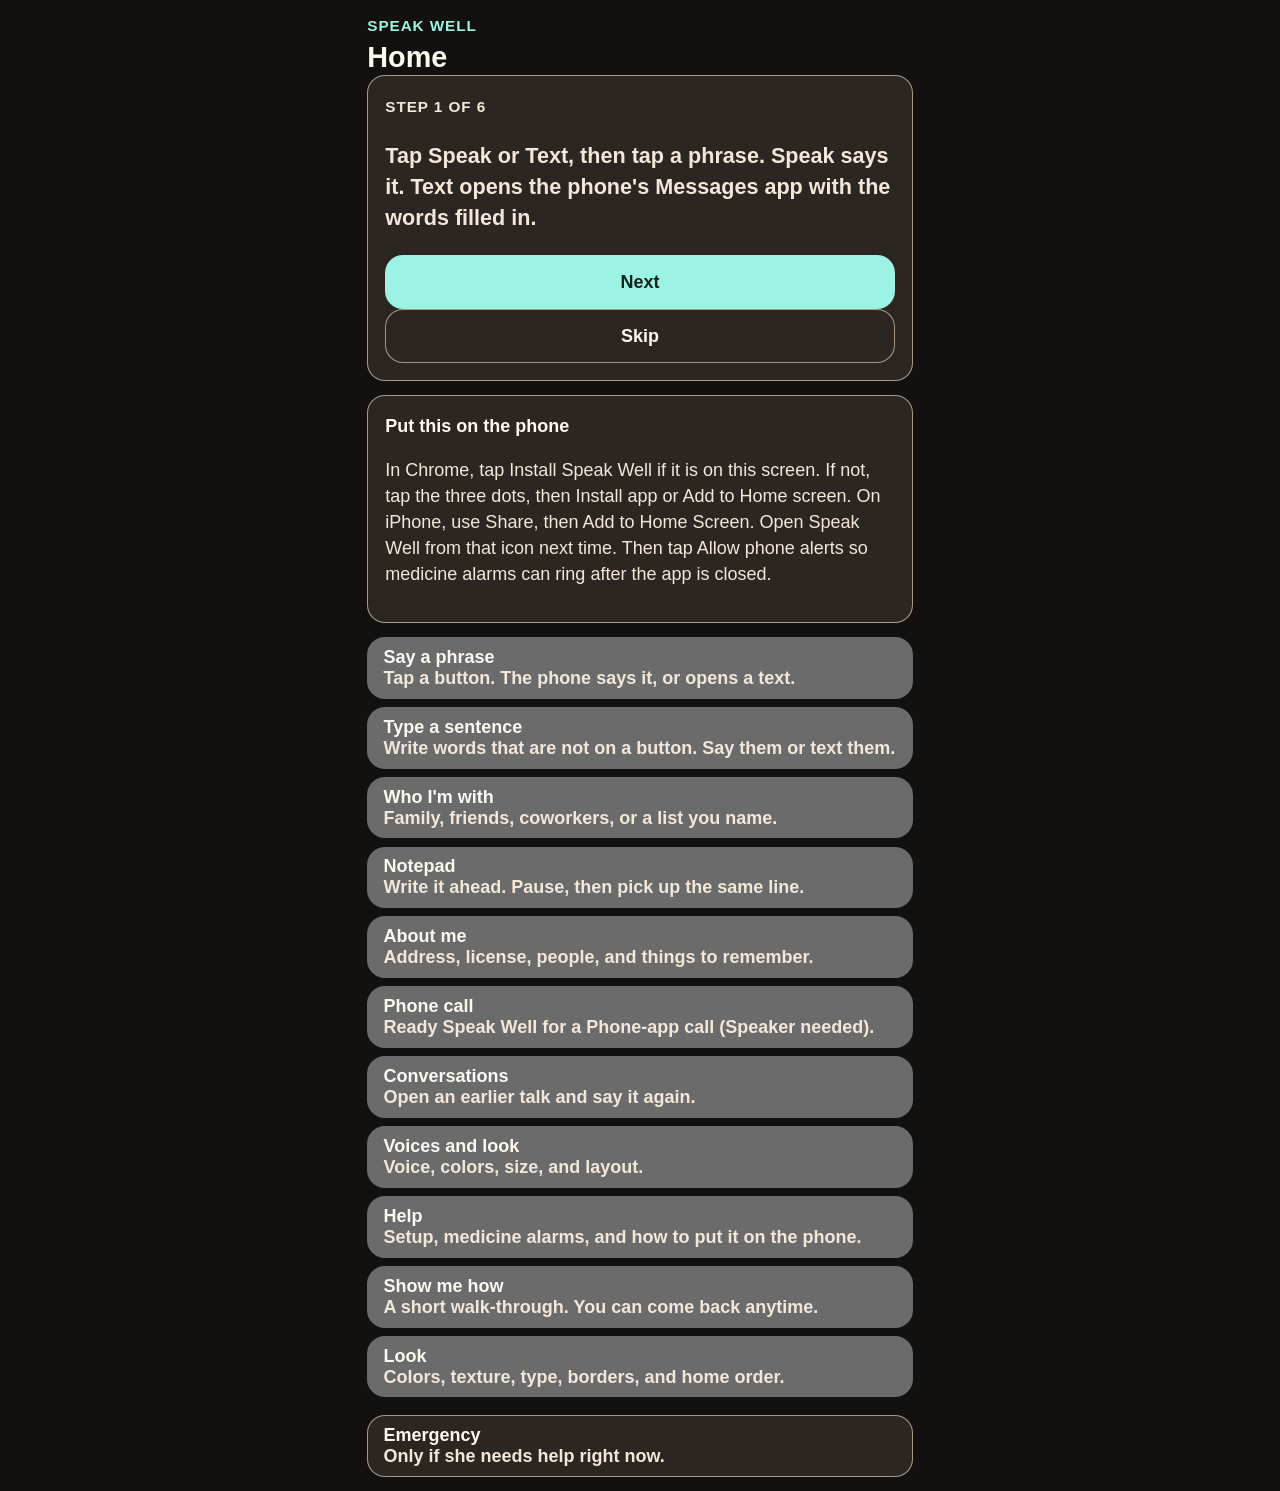
<file: index.html>
<!DOCTYPE html>
<html lang="en" data-theme="night">
<head>
<meta charset="utf-8">
<meta name="viewport" content="width=device-width, initial-scale=1, viewport-fit=cover, interactive-widget=resizes-content">
<meta name="theme-color" content="#12110f">
<meta name="mobile-web-app-capable" content="yes">
<meta name="apple-mobile-web-app-capable" content="yes">
<meta name="apple-mobile-web-app-status-bar-style" content="black-translucent">
<meta name="apple-mobile-web-app-title" content="Speak Well">
<link rel="apple-touch-icon" href="icon-192.png">
<link rel="manifest" href="manifest.webmanifest">
<title>Speak Well</title>
<style>
  :root { color-scheme: light; --paper:#f3eee6; --ink:#1c1916; --card:#fffdf9; --line:#e4d9cc; --muted:#4a433c; --teal:#0e6b62; --mark:#0c5c55; --soft:#e5f3f1; --rose:#8e2f2f; --rose-soft:#f8e8e4; --on:#f3fffc; --on-rose:#fff8f6; --dock-h: 0px; --dock-gap: max(.75rem, env(safe-area-inset-bottom)); --hit: 3rem; }
  * { box-sizing: border-box; }
  html { -webkit-text-size-adjust: 100%; touch-action: manipulation; scroll-padding-top: env(safe-area-inset-top); scroll-padding-bottom: calc(var(--dock-h) + var(--dock-gap) + .5rem); }
  html, body { margin: 0; background: var(--paper); color: var(--ink); font-family: "Segoe UI", "Helvetica Neue", sans-serif; }
  body { max-width: 32rem; margin: 0 auto; min-height: 100vh; min-height: 100dvh; overflow-x: clip; padding: max(.75rem, env(safe-area-inset-top)) max(.85rem, env(safe-area-inset-right)) calc(var(--dock-h) + var(--dock-gap)) max(.85rem, env(safe-area-inset-left)); }
  button, input, textarea, select, a { font: inherit; color: inherit; touch-action: manipulation; }
  button { cursor: pointer; border: 0; -webkit-tap-highlight-color: transparent; min-height: var(--hit); min-width: var(--hit); padding: .55rem .9rem; }
  h1 { font-size: 1.6rem; margin: 0; line-height: 1.15; }
  p, button, a, h1, h2, label { overflow-wrap: break-word; }
  .kicker { margin: .2rem 0 .35rem; font-size: .85rem; letter-spacing: .06em; text-transform: uppercase; color: var(--mark); font-weight: 700; }
  .row { display: flex; justify-content: space-between; align-items: flex-end; gap: .5rem; flex-wrap: wrap; }
  .row > * { min-width: 0; }
  .row > button { flex: 0 0 auto; min-width: var(--hit); min-height: var(--hit); }
  .row input, .row textarea { width: auto; flex: 1 1 12rem; margin-bottom: 0; }
  .tabs, .grid, .dock, .voices { display: grid; gap: .5rem; }
  .tabs { grid-template-columns: repeat(4, 1fr); margin: .75rem 0; }
  .grid, .voices { grid-template-columns: 1fr 1fr; }
  .cols-3 { grid-template-columns: 1fr 1fr 1fr; }
  .dock { grid-template-columns: 1fr 1fr; }
  button, .card { border-radius: 1rem; }
  .tab, .ghost, .voice, .pad, .dock button, .wide, .chip, .callbtn, .pick, a.wide, label.wide { min-height: var(--hit); }
  .tab { background: var(--card); color: var(--muted); box-shadow: inset 0 0 0 1px var(--line); font-weight: 650; }
  .tab.on, .voice.on { background: var(--ink); color: var(--paper); box-shadow: none; }
  .callbtn { border-radius: 999px; min-height: 3.25rem; padding: 0 1rem; background: var(--card); box-shadow: inset 0 0 0 1px var(--line); font-weight: 700; }
  .pad { min-height: 5.6rem; min-width: 0; padding: .75rem .8rem; text-align: left; background: var(--card); color: var(--ink); box-shadow: inset 0 0 0 1px var(--line); overflow-wrap: anywhere; }
  .pad b { display: block; font-size: 1.08rem; line-height: 1.2; color: inherit; }
  .pad-meta, .muted, .card p { color: var(--muted); }
  .emo { display: block; font-size: 1.45rem; line-height: 1.15; margin-bottom: .15rem; }
  .pad.urgent { background: var(--rose); color: var(--on-rose); box-shadow: none; }
  .pad.urgent b, .pad.urgent .pad-meta, .pad.urgent .emo { color: var(--on-rose); }
  .pad.need { background: var(--soft); color: var(--ink); }
  .pad.need b, .pad.need .emo, .pad.need .pad-meta { color: var(--ink); }
  .lead, .card { font-size: 1rem; line-height: 1.45; }
  .card { background: var(--card); padding: 1rem; box-shadow: inset 0 0 0 1px var(--line); margin-bottom: .75rem; }
  .wide, .pad, .seg button, .actions button, footer button { min-width: 0; }
  .wide { width: 100%; font-weight: 700; }
  a.wide, label.wide { display: flex; align-items: center; justify-content: center; text-decoration: none; }
  .teal { background: var(--teal); color: var(--on); }
  .ink { background: var(--ink); color: var(--paper); }
  .rose { background: var(--rose); color: var(--on-rose); }
  .ghost { background: var(--card); box-shadow: inset 0 0 0 1px var(--line); }
  input, textarea, select { width: 100%; border: 0; background: var(--card); color: var(--ink); box-shadow: inset 0 0 0 1px var(--line); border-radius: .9rem; padding: .75rem; margin-bottom: .5rem; font-size: max(16px, 1em); }
  textarea { min-height: 6rem; }
  input[type="color"] { min-height: var(--hit); min-width: var(--hit); padding: .25rem; }
  input[type="range"] { min-height: var(--hit); padding: 0 .25rem; margin: .35rem 0; accent-color: var(--teal); touch-action: pan-y; }
  input::placeholder, textarea::placeholder { color: var(--muted); opacity: 1; }
  .chips { display: flex; flex-wrap: wrap; gap: .5rem; overflow: visible; margin-bottom: .6rem; }
  .chip { border-radius: 999px; background: var(--card); color: var(--ink); box-shadow: inset 0 0 0 1px var(--line); padding: .55rem .95rem; min-height: var(--hit); max-width: 100%; white-space: normal; text-align: center; }
  .chip.on { background: var(--teal); color: var(--on); box-shadow: none; }
  .emo-btn { font-size: 1.35rem; min-width: var(--hit); min-height: var(--hit); line-height: 1; }
  .seg { display: grid; grid-template-columns: 1fr 1fr; gap: .5rem; margin: 0 0 .7rem; }
  .seg button { min-height: 3.5rem; font-weight: 750; font-size: 1.05em; background: var(--card); color: var(--ink); box-shadow: inset 0 0 0 1px var(--line); }
  .seg button.on { background: var(--ink); color: var(--paper); box-shadow: none; }
  .actions { display: grid; grid-template-columns: 1fr 1fr; gap: .5rem; margin: .35rem 0 .7rem; }
  .actions button { min-height: 3.6rem; margin: 0; font-size: 1.05em; }
  .count { font-weight: 700; }
  .stack > * + * { margin-top: .35rem; }
  .note { background: var(--soft); color: var(--ink); border-radius: .9rem; padding: .7rem .8rem; margin-bottom: .6rem; }
  .speak { background: var(--ink); color: var(--paper); border-radius: .9rem; padding: .7rem .8rem; margin-bottom: .6rem; }
  footer { position: fixed; z-index: 5; left: 0; right: 0; bottom: 0; background: var(--paper); border-top: 1px solid var(--line); padding: .5rem max(1rem, env(safe-area-inset-right)) env(safe-area-inset-bottom) max(1rem, env(safe-area-inset-left)); }
  footer .wrap { max-width: 32rem; margin: 0 auto; display: grid; gap: .45rem; }
  footer .dock button { min-height: 3.25rem; }
  .hide { display: none; }
  ol { margin: .4rem 0 0; padding-left: 1.1rem; }
  html[data-theme="night"] { color-scheme: dark; --paper:#12110f; --ink:#fff8ef; --card:#2c2622; --line:#a89886; --muted:#e4d7c8; --teal:#7ee8d8; --mark:#b6fff2; --soft:#1a3330; --rose:#ffb4a8; --rose-soft:#3a2422; --on:#10211e; --on-rose:#3b1210; }
  html[data-font="plain"] body { font-family: "Segoe UI", sans-serif; }
  html[data-font="serif"] body { font-family: Georgia, serif; }
  html[data-font="rounded"] body { font-family: "Segoe UI", "Trebuchet MS", sans-serif; }
  html[data-scale="1"] { font-size: 16px; }
  html[data-scale="2"] { font-size: 18px; }
  html[data-scale="3"] { font-size: 21px; }
  html[data-border="bold"] button, html[data-border="bold"] input, html[data-border="bold"] textarea { box-shadow: inset 0 0 0 2px var(--line); }
  html[data-border="none"] button, html[data-border="none"] input, html[data-border="none"] textarea { box-shadow: none; }
  html[data-radius="square"] button, html[data-radius="square"] input, html[data-radius="square"] textarea { border-radius: .3rem; }
  html[data-radius="round"] button { border-radius: 999px; }
  html[data-texture="grain"] body { background-image: radial-gradient(rgba(255,255,255,.05) .7px, transparent .7px); background-size: 4px 4px; }
  html[data-texture="linen"] body { background-image: repeating-linear-gradient(0deg, rgba(255,255,255,.04) 0 1px, transparent 1px 7px), repeating-linear-gradient(90deg, rgba(0,0,0,.05) 0 1px, transparent 1px 9px); }
  html[data-texture="dots"] body { background-image: radial-gradient(var(--line) .8px, transparent .9px); background-size: 14px 14px; }
  html[data-motion="still"] * { animation: none !important; transition: none !important; }
  .tools { display:flex; flex-wrap:wrap; gap:.5rem; margin:.4rem 0 .6rem; }
  #sound { margin: 0 0 .7rem; }
  #sound .pick { min-height: 3.6rem; min-width: 0; text-align: left; }
  #sound .pick.on-speaker { background: var(--teal); color: var(--on); border-color: transparent; }
  #sound .pick.on-call { background: var(--rose); color: var(--on-rose); border-color: transparent; }
  #sound .sub { display: block; font-size: .85rem; font-weight: 500; opacity: .85; }
  @media (max-width: 520px) {
    h1 { font-size: 1.45rem; }
    .voices, .cols-3 { grid-template-columns: 1fr 1fr; }
    .row:has(input:not([type="range"]):not([type="color"])) { flex-direction: column; align-items: stretch; }
    .row:has(input:not([type="range"]):not([type="color"])) > button,
    .row:has(input:not([type="range"]):not([type="color"])) > input { width: 100%; flex: 1 1 auto; }
  }
  @media (max-width: 360px) {
    .seg, .actions, .grid, .voices, .cols-3 { grid-template-columns: 1fr; }
  }
</style>
</head>
<body>
  <div class="row">
    <div>
      <button id="home" class="ghost" type="button" style="display:none;margin-bottom:.4rem">Home</button>
      <p class="kicker">Speak Well</p>
      <h1 id="title">Home</h1>
    </div>
  </div>
  <div id="sound"></div>
  <nav class="tabs" aria-label="Sections" style="display:none">
    <button class="tab on" data-tab="board" type="button">Board</button>
    <button class="tab" data-tab="say" type="button">Speak</button>
    <button class="tab" data-tab="call" type="button">Call</button>
    <button class="tab" data-tab="more" type="button">More</button>
  </nav>
  <div id="live" class="hide" aria-live="polite"></div>
  <section id="view"></section>
  <footer>
    <div class="wrap">
      <div class="dock">
        <button class="ghost" data-say="Yes." type="button">Yes</button>
        <button class="rose" data-say="No." type="button">No</button>
        <button class="teal" data-say="Please wait. I need a moment." type="button">Wait</button>
        <button class="rose" data-say="I need help." type="button">Help</button>
      </div>
      <div class="dock" style="grid-template-columns:1fr 1fr">
        <button id="stop" class="ghost" type="button">Stop</button>
        <button id="again" class="ghost" type="button">Say last again</button>
      </div>
    </div>
  </footer>
<script>
const PHRASES = [
  ["help","Help","I need help.","Urgent","urgent"],
  ["cant","I can't speak","I had a stroke. I can hear you. I cannot speak right now. Please listen to this voice.","Urgent","urgent"],
  ["emergency","Emergency","This is an emergency. I need medical help.","Urgent","urgent"],
  ["911","Call 911","Please call 911.","Urgent","urgent"],
  ["breathe","Hard to breathe","It is hard to breathe.","Urgent","urgent"],
  ["stop","Stop","Please stop.","Urgent","urgent"],
  ["yes","Yes","Yes.","Talk","talk"],
  ["no","No","No.","Talk","talk"],
  ["wait","Wait","Please wait. I need a moment.","Talk","talk"],
  ["again","Say it again","Please say that again, more slowly.","Talk","talk"],
  ["understand","I don't understand","I do not understand. Please say it a different way.","Talk","talk"],
  ["hear","I can hear you","I can hear you. I just cannot speak.","Talk","talk"],
  ["water","Water","I need water.","Needs","need"],
  ["bathroom","Bathroom","I need the bathroom.","Needs","need"],
  ["pain","Pain","I am in pain.","Needs","urgent"],
  ["medicine","Medicine","I need my medicine.","Needs","need"],
  ["hungry","Hungry","I am hungry.","Needs","need"],
  ["cold","I'm cold","I am cold.","Needs","need"],
  ["tired","I'm tired","I am tired.","Feelings","talk"],
  ["scared","I'm scared","I am scared.","Feelings","urgent"],
  ["okay","I'm okay","I am okay.","Feelings","talk"],
  ["love","I love you","I love you.","Feelings","talk"],
  ["thanks","Thank you","Thank you.","Feelings","talk"],
  ["nurse","Nurse","I need the nurse.","People","need"],
  ["doctor","Doctor","I need the doctor.","People","need"],
  ["family","My family","Please call my family.","People","need"],
  ["dizzy","Dizzy","I feel dizzy.","Care","urgent"],
  ["head","Headache","I have a headache.","Care","need"]
].map(([id,label,speak,group,tone]) => ({id,label,speak,group,tone}));
const PRESETS = [
  {id:"clara", name:"Clara", hint:"Clear and steady", rate:0.86, pitch:1.05, kind:"woman"},
  {id:"helen", name:"Helen", hint:"Warm and lower", rate:0.8, pitch:0.92, kind:"woman"},
  {id:"june", name:"June", hint:"Brighter", rate:0.92, pitch:1.16, kind:"woman"},
  {id:"mae", name:"Mae", hint:"Soft", rate:0.76, pitch:1, kind:"woman"},
  {id:"nora", name:"Nora", hint:"Slow, for calls", rate:0.68, pitch:1.02, kind:"woman"},
  {id:"owen", name:"Owen", hint:"Steady man", rate:0.84, pitch:0.72, kind:"man"},
  {id:"caleb", name:"Caleb", hint:"Warm and low", rate:0.76, pitch:0.58, kind:"man"},
  {id:"miles", name:"Miles", hint:"Clear and lighter", rate:0.9, pitch:0.86, kind:"man"},
  {id:"arthur", name:"Arthur", hint:"Slow, for calls", rate:0.64, pitch:0.66, kind:"man"}
];
const FEMALE = /female|woman|samantha|victoria|karen|moira|tessa|fiona|zira|hazel|jenny|aria|emma|libby|sonia|allison|ava|serena|kate|salli|joanna|ivy|melissa|amy|olivia|susan|nicky/i;
const MALE = /\bmale\b|\bdavid\b|\bdaniel\b|\balex\b|\bfred\b|\bguy\b|\bgeorge\b|\bmatthew\b|\bjoey\b|\bjames\b|\bjorge\b|\bdiego\b|\bluca\b|\bpierre\b|\botoya\b|\bthomas\b/i;
const KEY = "speakwell.call.v2";
const $= (s,r=document) => r.querySelector(s);
const view = $("#view");
let tab = "menu", group = "All", query = "", draft = "", speaking = "", notice = "", arranging = false, soundOpen = false, detectedCall = false, guideOn = false, guideStep = 0, guideStick = false, deferredInstall = null, layoutKey = "";
let state = load();
function talkStamp(at){ return new Date(at).toLocaleString(undefined, {month:"short", day:"numeric", hour:"numeric", minute:"2-digit"}); }
function ensureTalks(){
  if (!Array.isArray(state.talks)) state.talks = [];
  if (!state.talks.some(talk => talk && talk.id === state.currentId)){
    const at = Date.now();
    const fresh = {id:"talk-"+at, title:talkStamp(at), at:at, lines:[]};
    state.talks.unshift(fresh);
    state.currentId = fresh.id;
  }
}
function rememberLine(line){
  ensureTalks();
  const now = Date.now();
  let current = state.talks.find(talk => talk.id === state.currentId);
  if (current && current.lines.length){
    const start = new Date(current.at), today = new Date(now);
    if (start.getFullYear() !== today.getFullYear() || start.getMonth() !== today.getMonth() || start.getDate() !== today.getDate()){
      const fresh = {id:"talk-"+now, title:talkStamp(now), at:now, lines:[]};
      state.talks.unshift(fresh);
      state.currentId = fresh.id;
      current = fresh;
    }
  }
  current.lines = (current.lines || []).concat(line).slice(-80);
  state.talks = state.talks.filter(talk => (talk.lines && talk.lines.length) || talk.id === state.currentId).slice(0, 40);
}
function replayTalk(id){
  const talk = (state.talks || []).find(item => item.id === id);
  if (!talk || !talk.lines.length || !window.speechSynthesis) return;
  speechSynthesis.cancel();
  const shaped = shape();
  const list = voices();
  const voice = list.find(item => item.voiceURI === state.settings.voiceURI) || list[0];
  talk.lines.forEach(line => {
    const utter = new SpeechSynthesisUtterance(line);
    utter.rate = shaped.rate;
    utter.pitch = shaped.pitch;
    utter.volume = 1;
    if (voice) utter.voice = voice;
    setTimeout(() => speechSynthesis.speak(utter), 80);
  });
}
function saveTalk(){
  ensureTalks();
  const current = state.talks.find(talk => talk.id === state.currentId);
  if (!current || !current.lines.length){ notice = "Nothing to save yet."; render(); return; }
  const at = Date.now();
  const fresh = {id:"talk-"+at, title:talkStamp(at), at:at, lines:[]};
  state.currentId = fresh.id;
  state.talks = [fresh].concat(state.talks.filter(talk => talk.lines && talk.lines.length)).slice(0, 40);
  notice = "Saved. A new talk is ready.";
  openTalk = "";
  save();
  render();
}
ensureTalks();
if (state.channel !== "text") state.channel = "speak";
if (!Array.isArray(state.learned)) state.learned = [];
if (!state.settings.themeChosen){ state.settings.theme = "night"; state.settings.themeChosen = true; save(); }
if (!state.settings.seenTutorial) guideOn = true;
function learn(line){
  const text = String(line || "").trim().slice(0, 180);
  if (!text) return;
  if (!Array.isArray(state.learned)) state.learned = [];
  const index = state.learned.findIndex(item => item && item.text && item.text.toLowerCase() === text.toLowerCase());
  if (index >= 0) state.learned[index].count = (state.learned[index].count || 0) + 1;
  else state.learned.push({text: text, count: 1});
  state.learned.sort((a, b) => (b.count || 0) - (a.count || 0));
  state.learned = state.learned.slice(0, 80);
}
function suggestions(text){
  const queryText = String(text || "").trim().toLowerCase();
  if (!queryText) return [];
  const risky = /911|emergency/i.test(text || "");
  const source = (state.learned || []).filter(item => item && item.text && (risky || !/911|emergency/i.test(item.text)));
  const starts = source.filter(item => item.text.toLowerCase().startsWith(queryText) && item.text.toLowerCase() !== queryText);
  if (starts.length) return starts.slice(0, 5).map(item => item.text);
  const token = queryText.split(/\s+/).pop() || "";
  if (token.length < 2) return [];
  const words = new Map();
  source.forEach(item => item.text.split(/\s+/).forEach(word => {
    const clean = word.replace(/[^a-zA-Z']/g, "");
    const lower = clean.toLowerCase();
    if (clean.length >= 2 && lower.startsWith(token) && lower !== token) words.set(clean, (words.get(clean) || 0) + (item.count || 1));
  }));
  return Array.from(words.entries()).sort((a, b) => b[1] - a[1]).slice(0, 5).map(pair => pair[0]);
}
function typingPack(){
  const from = state.settings.hintFrom || "both";
  const risky = /911|emergency/i.test(draft);
  const safe = (text) => risky || !/911|emergency/i.test(text);
  const query = String(draft || "").trim().toLowerCase();
  const token = query.split(/\s+/).pop() || "";
  const said = ensureFreq()[channelName()].lines.filter(item => item && item.text && safe(item.text));
  const board = phrases().filter(item => item.id !== "emergency" && item.id !== "911" && safe(item.speak));
  const lines = [];
  const seen = new Set();
  const push = (text) => {
    const key = String(text || "").trim().toLowerCase();
    if (!key || seen.has(key)) return;
    seen.add(key);
    lines.push(String(text).trim());
  };
  if (from !== "board") said.forEach(item => push(item.text));
  if (from !== "said") board.forEach(item => push(item.speak));
  const mineHits = matchingFacts(query);
  const phraseHits = mineHits.concat(query ? lines.filter(line => line.toLowerCase().includes(query) && line.toLowerCase() !== query) : lines).filter((line, index, all) => all.findIndex(item => item.toLowerCase() === line.toLowerCase()) === index).slice(0, 8);
  const counts = new Map();
  const labels = new Map();
  const note = (word, count) => {
    const clean = String(word || "").replace(/[^a-zA-Z']/g, "");
    if (clean.length < 2) return;
    const key = clean.toLowerCase();
    counts.set(key, (counts.get(key) || 0) + count);
    if (!labels.has(key)) labels.set(key, clean);
  };
  if (from !== "board") said.forEach(item => item.text.split(/\s+/).forEach(word => note(word, item.count || 1)));
  if (from !== "said") board.forEach(item => item.speak.split(/\s+/).forEach(word => note(word, 1)));
  ["I","need","want","please","help","water","pain","yes","no","wait","thank"].forEach(word => note(word, 0));
  const wordHits = Array.from(labels.entries()).filter(pair => !token || (pair[0].startsWith(token) && pair[0] !== token)).sort((a, b) => (counts.get(b[0]) || 0) - (counts.get(a[0]) || 0)).slice(0, 8).map(pair => pair[1]);
  return { words: wordHits, phrases: phraseHits };
}
function hintRow(items, kind){
  return `<div class="chips" id="${kind}-line">${items.map(item => `<button class="chip" data-suggest="${esc(item)}" data-kind="${kind}" type="button">${esc(item)}</button>`).join("")}</div>`;
}
function migrateKeys(){
  // One-time copy from the old key names. Copies only when the new key is absent; the old key is never removed.
  [["steadyvoice.call.v2", KEY], ["steadyvoice.tr.v1", "speakwell.tr.v1"], ["steadyvoice.dose.fired", "speakwell.dose.fired"]].forEach(([from, to]) => {
    try { if (localStorage.getItem(to) === null){ const old = localStorage.getItem(from); if (old !== null) localStorage.setItem(to, old); } } catch {}
  });
}
function load(){
  migrateKeys();
  const blank = {custom:[], hidden:[], uses:{}, history:[], order:[], talks:[], currentId:"", learned:[], settings:{presetId:"nora", voiceURI:"", callMode:false, leadIn:true, name:"", theme:"night", sort:"used", columns:2, showChips:true, showDock:true, output:"auto", mood:50, comedyId:"", themeChosen:false, seenTutorial:false}};
  try { return Object.assign(blank, JSON.parse(localStorage.getItem(KEY)||"null")||{}, {settings:Object.assign(blank.settings,(JSON.parse(localStorage.getItem(KEY)||"{}").settings)||{})}); }
  catch { return blank; }
}
function save(){ try { localStorage.setItem(KEY, JSON.stringify(state)); } catch {} }
let noteGen = 0, noteReading = false, noteMark = 0;
function book(){
  const fresh = [
    {id:"1", title:"Slot 1", body:"", place:0},
    {id:"2", title:"Slot 2", body:"", place:0},
    {id:"3", title:"Slot 3", body:"", place:0}
  ];
  const old = state.notes && Array.isArray(state.notes.slots) ? state.notes.slots : [];
  if (!state.notes || old.length < 3){
    state.notes = { active: state.notes && (state.notes.active === "2" || state.notes.active === "3") ? state.notes.active : "1", slots: fresh.map(slot => {
      const found = old.find(item => item && item.id === slot.id);
      if (!found) return slot;
      return { id: slot.id, title: String(found.title || slot.title).slice(0, 40), body: String(found.body || "").slice(0, 8000), place: Math.max(0, Math.floor(Number(found.place) || 0)) };
    }) };
  }
  return state.notes;
}
function noteNow(){ const notes = book(); return notes.slots.find(slot => slot.id === notes.active) || notes.slots[0]; }
function scriptLines(body){ return String(body || "").split(/\n+|(?<=[.!?])\s+/).map(line => line.trim()).filter(Boolean).slice(0, 80); }
function speakChunk(text, onMark){
  return new Promise(async (resolve) => {
    const lang = state.settings.outputLang || "en";
    let spoken = text;
    if (lang !== "en") spoken = (await translateLine(text, lang)).text;
    if (!window.speechSynthesis) return resolve(false);
    speechSynthesis.cancel();
    const shaped = shape();
    const voice = pickLangVoice(lang);
    const utter = new SpeechSynthesisUtterance(spoken);
    utter.lang = BCP[lang] || "en-US";
    utter.rate = liveCall() ? Math.min(shaped.rate, 0.8) : shaped.rate;
    utter.pitch = shaped.pitch;
    utter.volume = 1;
    if (voice) utter.voice = voice;
    utter.onboundary = (event) => { if (onMark) onMark(event.charIndex || 0); };
    utter.onend = () => resolve(true);
    utter.onerror = () => resolve(false);
    setTimeout(() => { speechSynthesis.resume(); speechSynthesis.speak(utter); }, 40);
  });
}
function pauseNote(){ noteGen += 1; noteReading = false; if (window.speechSynthesis) speechSynthesis.cancel(); speaking = ""; }
async function readNote(from){
  const slot = noteNow();
  const lines = scriptLines(slot.body);
  if (!lines.length){ notice = "This note is empty."; render(); return; }
  const mine = ++noteGen;
  let index = from == null ? slot.place || 0 : from;
  if (index < 0 || index >= lines.length) index = 0;
  noteReading = true;
  applyRoute();
  for (let i = index; i < lines.length; i += 1){
    if (mine !== noteGen){ noteReading = false; return; }
    slot.place = i;
    noteMark = 0;
    save();
    const here = document.getElementById("note-here");
    if (here || document.getElementById("note-go")) paintNote();
    else render();
    const ok = await speakChunk(lines[i], (at) => {
      if (mine !== noteGen) return;
      noteMark = at;
      const live = document.getElementById("note-here");
      if (live) live.textContent = lines[i].slice(0, at) + " | " + lines[i].slice(at);
    });
    if (!ok || mine !== noteGen){ noteReading = false; if (mine === noteGen) speaking = ""; save(); if (document.getElementById("note-go")) paintNote(); return; }
  }
  slot.place = lines.length;
  noteReading = false;
  speaking = "";
  notice = "That note is finished.";
  save();
  render();
}
function paintNote(){
  const slot = noteNow();
  const lines = scriptLines(slot.body);
  const at = Math.min(slot.place || 0, lines.length);
  const button = document.getElementById("note-go");
  if (button) button.textContent = noteReading ? "Pause · line " + (at + 1) + " of " + lines.length : !lines.length ? "Nothing to say yet" : at >= lines.length ? "Speak from the start" : at === 0 ? "Speak this note" : "Continue · line " + (at + 1) + " of " + lines.length;
  const here = document.getElementById("note-here");
  const line = lines[at] || "";
  if (here) here.textContent = noteReading ? line.slice(0, noteMark) + " | " + line.slice(noteMark) : line;
  const box = document.getElementById("note-lines");
  if (box) box.innerHTML = lines.map((item, index) => `<button class="wide ${index === at && at < lines.length ? "ink" : "ghost"}" data-jump="${index}" type="button" style="margin-top:.35rem"><b>${index === at && at < lines.length ? "Here" : index + 1}</b> ${esc(item)}</button>`).join("");
}
function notepad(){
  const notes = book();
  const slot = noteNow();
  const lines = scriptLines(slot.body);
  const at = Math.min(slot.place || 0, lines.length);
  const label = noteReading ? "Pause · line " + (Math.min(at, lines.length - 1) + 1) + " of " + lines.length : !lines.length ? "Nothing to say yet" : at >= lines.length ? "Speak from the start" : at === 0 ? "Speak this note" : "Continue · line " + (at + 1) + " of " + lines.length;
  const picks = notes.slots.map(item => `<button class="${item.id === notes.active ? "ink" : "ghost"}" data-slot="${item.id}" type="button">${esc(item.title || "Slot")}</button>`).join("");
  const list = lines.map((item, index) => `<button class="wide ${index === at && at < lines.length ? "ink" : "ghost"}" data-jump="${index}" type="button" style="margin-top:.35rem"><b>${index === at && at < lines.length ? "Here" : index + 1}</b> ${esc(item)}</button>`).join("");
  return `<p class="muted">Write the conversation first. The phone says it one line at a time. Pause, use another button, then continue on the same line. All three slots stay on this phone.</p>
    <div class="grid cols-3" style="margin:.5rem 0">${picks}</div>
    <label for="note-title">Name</label>
    <input id="note-title" value="${esc(slot.title)}">
    <label for="note-body">The words</label>
    <textarea id="note-body" rows="8" placeholder="One sentence on each line works best." style="min-height:12rem">${esc(slot.body)}</textarea>
    <button class="wide teal" id="note-go" type="button">${label}</button>
    <p id="note-here" class="muted">${esc(lines[at] || "")}</p>
    ${at > 0 ? `<button class="wide ghost" id="note-restart" type="button">Start over</button>` : ""}
    <div id="note-lines">${list}</div>`;
}
function liveCall(){
  const output = state.settings.output || "auto";
  return output === "call" || (output === "auto" && detectedCall);
}
let screenLock = null;
async function applyRoute(){
  const on = liveCall();
  state.settings.callMode = on;
  try { if (navigator.audioSession) navigator.audioSession.type = on ? "play-and-record" : "playback"; } catch {}
  try { if (screenLock) await screenLock.release(); } catch {}
  screenLock = null;
  if (!on || document.visibilityState === "hidden" || !navigator.wakeLock) return;
  try {
    screenLock = await navigator.wakeLock.request("screen");
    screenLock.addEventListener("release", () => {
      screenLock = null;
      if (liveCall() && document.visibilityState === "visible") applyRoute();
    });
  } catch {}
}
function resumeVoice(){
  try { if (window.speechSynthesis) speechSynthesis.resume(); } catch {}
}
function renderSound(){
  const box = $("#sound");
  if (!box) return;
  const onCall = liveCall();
  const output = state.settings.output || "auto";
  const extra = soundOpen ? `<div class="card">
      <button class="wide ${output==="auto"?"ink":"ghost"}" data-out="auto" type="button">${output==="auto"?"Auto is on":"Auto is off"} — follow a phone call</button>
      <button class="wide ghost" id="sound-lead" type="button" style="margin-top:.4rem">${state.settings.leadIn ? "On a call, starts with Please listen" : "On a call, phrase only"}</button>
      <button class="wide teal" id="sound-test" type="button" style="margin-top:.4rem">Test this sound</button>
      <p class="muted">On the phone’s call screen, tap Speaker and turn the volume up. Speak Well cannot put sound into the Phone uplink; Speaker on the call screen is how they hear her. A computer uses its current speaker.</p>
    </div>` : "";
  const hint = output === "auto" && detectedCall ? `<p class="muted">A call took the sound. Tap Speaker to override.</p>` : "";
  box.innerHTML = `<div class="grid">
      <button class="pick ${onCall ? "" : "on-speaker"}" data-out="speaker" type="button">Speaker<span class="sub">${output==="auto" && !onCall ? "Auto · out loud" : "Out loud"}</span></button>
      <button class="pick ${onCall ? "on-call" : ""}" data-out="call" type="button">Phone call<span class="sub">${output==="auto" && onCall ? "Auto · for a Phone call" : "For a Phone call"}</span></button>
    </div>${hint}
    <button class="wide ghost" id="sound-more" type="button" style="margin-top:.35rem">${soundOpen ? "Hide sound options" : "Sound options"}</button>${extra}`;
}
const EMOJI = {
  help:"🆘", cant:"🗣️", emergency:"🚨", "911":"📞", breathe:"💨", stop:"✋",
  yes:"✅", no:"🚫", wait:"⏳", again:"🔁", understand:"❓", hear:"👂",
  water:"💧", bathroom:"🚽", pain:"🩹", medicine:"💊", hungry:"🍽️", cold:"🥶",
  tired:"😴", scared:"😨", okay:"👍", love:"❤️", thanks:"🙏",
  nurse:"🩺", doctor:"👨‍⚕️", family:"👨‍👩‍👧", dizzy:"💫", head:"🤕"
};
const GROUP_EMOJI = { Urgent:"🚨", Needs:"🤲", Feelings:"💛", Talk:"💬", People:"👥", Care:"🩹" };
const EMOJI_BAR = ["😀","😂","❤️","👍","🙏","😢","😮","🆘","💧","💊","⏳","✅","🚫","📞","👋","💤"];
const AUDIENCE_STARTERS = {
  friends:["yes","no","wait","thanks","okay","love","hungry","water","hear","understand","again","tired"],
  work:["yes","no","wait","again","understand","help","hear","thanks","okay","pain","stop","cant"]
};
function emojiFor(phrase){
  if (!phrase) return "💬";
  if (phrase.emoji) return String(phrase.emoji).slice(0, 8);
  return EMOJI[phrase.id] || GROUP_EMOJI[phrase.group] || "💬";
}
function kindEmoji(kind){
  if (kind === "family") return "👨‍👩‍👧";
  if (kind === "friends") return "👋";
  if (kind === "work") return "💼";
  return "⭐";
}
function starterIds(){ return PHRASES.map(item => item.id).filter(id => id !== "emergency" && id !== "911"); }
function tidyPhrase(raw){
  if (!raw || !raw.id || !raw.speak) return null;
  return {
    id: String(raw.id).slice(0, 40),
    label: String(raw.label || raw.speak).slice(0, 32),
    speak: String(raw.speak).slice(0, 240),
    emoji: String(raw.emoji || "").slice(0, 8),
    group: raw.group || "Talk",
    tone: raw.tone || "talk"
  };
}
function tidyAudience(raw, fallback){
  const item = raw && typeof raw === "object" ? raw : {};
  const known = new Set(starterIds());
  const pins = Array.isArray(item.pins) ? item.pins.filter(id => known.has(id) || String(id).indexOf("c-") === 0) : fallback.pins.slice();
  const custom = Array.isArray(item.custom) ? item.custom.map(tidyPhrase).filter(Boolean) : [];
  return {
    id: String(item.id || fallback.id).slice(0, 40),
    name: String(item.name || fallback.name).slice(0, 24),
    kind: item.kind === "family" || item.kind === "friends" || item.kind === "work" || item.kind === "custom" ? item.kind : fallback.kind,
    pins: pins,
    custom: custom,
    hidden: Array.isArray(item.hidden) ? item.hidden.map(id => String(id)) : [],
    order: Array.isArray(item.order) ? item.order.map(id => String(id)) : []
  };
}
function ensureAudiences(){
  const starters = starterIds();
  if (!Array.isArray(state.audiences) || !state.audiences.length){
    const hidden = new Set(state.hidden || []);
    const familyPins = starters.filter(id => !hidden.has(id));
    const customs = Array.isArray(state.custom) ? state.custom.map(tidyPhrase).filter(Boolean) : [];
    state.audiences = [
      { id:"family", name:"Family", kind:"family", pins: familyPins.length ? familyPins : starters.slice(), custom: customs, hidden: [], order: (state.order || []).slice() },
      { id:"friends", name:"Friends", kind:"friends", pins: AUDIENCE_STARTERS.friends.slice(), custom: [], hidden: [], order: [] },
      { id:"work", name:"Coworkers", kind:"work", pins: AUDIENCE_STARTERS.work.slice(), custom: [], hidden: [], order: [] }
    ];
    if (!state.audienceId) state.audienceId = "family";
  }
  const fallbacks = {
    family: { id:"family", name:"Family", kind:"family", pins: starters.slice() },
    friends: { id:"friends", name:"Friends", kind:"friends", pins: AUDIENCE_STARTERS.friends.slice() },
    work: { id:"work", name:"Coworkers", kind:"work", pins: AUDIENCE_STARTERS.work.slice() }
  };
  state.audiences = state.audiences.map((item, index) => tidyAudience(item, fallbacks[item && item.id] || { id:"aud-" + index, name:"Custom", kind:"custom", pins:["yes","no","wait","help","thanks"] }));
  if (!state.audiences.some(item => item.id === state.audienceId)) state.audienceId = state.audiences[0].id;
  return state.audiences.find(item => item.id === state.audienceId);
}
function currentAudience(){ return ensureAudiences(); }
function blankFreqBucket(){ return { phrases:{}, words:{}, lines:[] }; }
function ensureFreq(){
  const empty = !state.freq || !state.freq.speak || !state.freq.text;
  if (empty){
    const speak = blankFreqBucket();
    const text = blankFreqBucket();
    Object.keys(state.uses || {}).forEach(id => { speak.phrases[id] = Number(state.uses[id]) || 0; });
    (state.learned || []).forEach(item => {
      if (!item || !item.text) return;
      const count = Number(item.count) || 1;
      speak.lines.push({ text: String(item.text).slice(0, 180), count: count });
      String(item.text).split(/\s+/).forEach(word => noteWord(speak, word, count));
    });
    speak.lines.sort((a, b) => b.count - a.count);
    state.freq = { speak: speak, text: text };
  }
  ["speak","text"].forEach(name => {
    const bucket = state.freq[name];
    if (!bucket || typeof bucket !== "object") state.freq[name] = blankFreqBucket();
    else {
      bucket.phrases = bucket.phrases && typeof bucket.phrases === "object" ? bucket.phrases : {};
      bucket.words = bucket.words && typeof bucket.words === "object" ? bucket.words : {};
      bucket.lines = Array.isArray(bucket.lines) ? bucket.lines.filter(item => item && item.text).slice(0, 80) : [];
    }
  });
  return state.freq;
}
function noteWord(bucket, word, count){
  const key = String(word || "").replace(/^[^a-zA-Z0-9']+|[^a-zA-Z0-9']+$/g, "").toLowerCase();
  if (key.length < 2 && key !== "i") return;
  bucket.words[key] = (bucket.words[key] || 0) + (count || 1);
}
function channelName(){ return state.channel === "text" ? "text" : "speak"; }
function bump(channel, text, phraseId){
  const clean = String(text || "").trim().slice(0, 180);
  if (!clean) return;
  const bucket = ensureFreq()[channel === "text" ? "text" : "speak"];
  if (phraseId) bucket.phrases[phraseId] = (Number(bucket.phrases[phraseId]) || 0) + 1;
  const key = clean.toLowerCase();
  const found = bucket.lines.find(item => item.text.toLowerCase() === key);
  if (found) found.count = (found.count || 0) + 1;
  else bucket.lines.push({ text: clean, count: 1 });
  bucket.lines.sort((a, b) => (b.count || 0) - (a.count || 0));
  bucket.lines = bucket.lines.slice(0, 80);
  clean.split(/\s+/).forEach(word => noteWord(bucket, word, 1));
  if (channel !== "text" && phraseId){
    state.uses = state.uses || {};
    state.uses[phraseId] = bucket.phrases[phraseId];
  }
}
function everyPhrase(){
  ensureAudiences();
  const customs = state.audiences.flatMap(item => item.custom || []);
  return PHRASES.concat(Array.isArray(state.custom) ? state.custom : []).concat(customs);
}
function phrases(){
  const aud = currentAudience();
  const pinned = new Set(aud.pins || []);
  const starters = PHRASES.filter(item => pinned.has(item.id) || item.id === "emergency" || item.id === "911");
  return starters.concat(aud.custom || []);
}
function padFace(phrase){
  return `<span class="emo" aria-hidden="true">${esc(emojiFor(phrase))}</span><b>${esc(phrase.label)}</b><span class="pad-meta">${esc(phrase.group || "")}</span>`;
}
function channelBar(){
  const on = channelName();
  return `<div class="seg" role="group" aria-label="Speak or text"><button type="button" data-channel="speak" class="${on==="speak"?"on":""}" aria-pressed="${on==="speak"}">🔊 Speak</button><button type="button" data-channel="text" class="${on==="text"?"on":""}" aria-pressed="${on==="text"}">💬 Text</button></div>`;
}
function audienceBar(){
  const aud = currentAudience();
  const chips = state.audiences.map(item => `<button class="chip${item.id===aud.id?" on":""}" data-aud="${esc(item.id)}" type="button">${kindEmoji(item.kind)} ${esc(item.name)}</button>`).join("");
  return `<div class="chips" role="group" aria-label="Who I am with">${chips}<button class="chip" data-go="people" type="button">Lists</button></div>`;
}
function freqBlock(channel){
  const bucket = ensureFreq()[channel];
  const title = channel === "text" ? "Most texted" : "Most spoken";
  const act = channel === "text" ? "data-text" : "data-force-speak";
  const words = Object.keys(bucket.words).map(key => [key, bucket.words[key]]).sort((a, b) => b[1] - a[1]).slice(0, 8);
  const lines = bucket.lines.slice(0, 5);
  const empty = !words.length && !lines.length;
  const hint = channel === "text" ? "Nothing texted yet. Texted words stay in this list, not in Most spoken." : "Nothing spoken yet. Spoken words stay in this list, not in Most texted.";
  const wordHtml = words.map(pair => `<button class="chip" ${act}="${esc(pair[0])}" type="button">${esc(pair[0])} <span class="count">${pair[1]}</span></button>`).join("");
  const lineHtml = lines.map(item => `<button class="wide ghost" ${act}="${esc(item.text)}" type="button">${esc(item.text)} <span class="count">${item.count}</span></button>`).join("");
  return `<section class="stack" aria-label="${title}"><p class="kicker">${title}</p>${empty ? `<p class="muted">${hint}</p>` : `<div class="chips">${wordHtml}</div>${lineHtml}`}</section>`;
}
function emojiBar(){
  return `<div class="chips" aria-label="Emoji">${EMOJI_BAR.map(item => `<button class="chip emo-btn" data-emoji="${item}" type="button" aria-label="Add ${item}">${item}</button>`).join("")}</div>`;
}
function preset(){ return PRESETS.find(p => p.id === state.settings.presetId) || PRESETS[4]; }
const COMEDY = [
  {id:"sweet", name:"Sweet", rate:0.84, pitch:1.22},
  {id:"giggle", name:"Giggle", rate:1.05, pitch:1.38},
  {id:"drama", name:"Drama", rate:0.68, pitch:0.82},
  {id:"grumpy", name:"Grumpy", rate:0.96, pitch:0.7}
];
let folds = {};
function shape(){
  const comedy = COMEDY.find(item => item.id === state.settings.comedyId);
  const base = comedy || preset();
  const mood = Math.min(100, Math.max(0, Number(state.settings.mood)));
  const safe = Number.isFinite(mood) ? mood : 50;
  const speed = Math.min(1.35, Math.max(0.7, Number(state.settings.speed) || 1));
  const lift = Math.min(1.55, Math.max(0.55, Number(state.settings.pitch) || 1));
  return {
    rate: Math.min(1.5, Math.max(0.45, base.rate * speed * (1 + (safe - 50) / 280))),
    pitch: Math.min(2, Math.max(0.4, base.pitch * lift * (1 + (50 - safe) / 180)))
  };
}
function fold(id, label, inner){
  const open = !!folds[id];
  return `<button class="wide ghost" data-fold="${id}" type="button" style="margin-top:.7rem">${open ? "Hide " + label : label}</button>` + (open ? `<div class="card">${inner}</div>` : "");
}
let voiceCache = [];
function allVoices(){
  try { const list = window.speechSynthesis ? speechSynthesis.getVoices() : []; if (list.length) voiceCache = list; } catch {}
  return voiceCache;
}
function warmVoices(){
  // Android Chrome often returns [] at first and may never fire voiceschanged, so poll briefly as a fallback.
  let tries = 0;
  const poll = () => { if (allVoices().length || ++tries > 20) return; setTimeout(poll, 250); };
  poll();
}
function voices(){
  const all = allVoices();
  const en = all.filter(v => v.lang.toLowerCase().startsWith("en"));
  const pool = en.length ? en : all;
  const women = pool.filter(v => FEMALE.test(v.name) && !MALE.test(v.name));
  return women.length ? women : pool.filter(v => !MALE.test(v.name));
}
function esc(s){
  return String(s).replace(/[&<>"']/g, function(c){
    if (c === "&") return "&" + "amp;";
    if (c === "<") return "&" + "lt;";
    if (c === ">") return "&" + "gt;";
    if (c === "\"") return "&" + "quot;";
    return "&" + "#39;";
  });
}

const LINES = {
  "please listen.": { es: "Por favor, escucha.", it: "Per favore, ascolta.", fr: "Écoutez, s'il vous plaît.", zh: "请听。", ja: "聞いてください。" },
  "i need help.": { es: "Necesito ayuda.", it: "Ho bisogno di aiuto.", fr: "J'ai besoin d'aide.", zh: "我需要帮助。", ja: "助けてください。" },
  "i had a stroke. i can hear you. i cannot speak right now. please listen to this voice.": { es: "Tuve un derrame cerebral. Puedo oírte. No puedo hablar ahora. Por favor, escucha esta voz.", it: "Ho avuto un ictus. Ti sento. Non posso parlare adesso. Per favore, ascolta questa voce.", fr: "J'ai fait un AVC. Je vous entends. Je ne peux pas parler maintenant. Écoutez cette voix, s'il vous plaît.", zh: "我中风了。我听得见。我现在不能说话。请听这个声音。", ja: "私は脳卒中になりました。聞こえています。今は話せません。この声を聞いてください。" },
  "this is an emergency. i need medical help.": { es: "Esto es una emergencia. Necesito ayuda médica.", it: "È un'emergenza. Ho bisogno di aiuto medico.", fr: "C'est une urgence. J'ai besoin d'une aide médicale.", zh: "这是紧急情况。我需要医疗帮助。", ja: "緊急です。医療の助けが必要です。" },
  "please call 911.": { es: "Por favor, llama al 911.", it: "Per favore, chiama il 911.", fr: "Appelez le 911, s'il vous plaît.", zh: "请打911。", ja: "911に電話してください。" },
  "it is hard to breathe.": { es: "Me cuesta respirar.", it: "Faccio fatica a respirare.", fr: "J'ai du mal à respirer.", zh: "我呼吸困难。", ja: "息が苦しいです。" },
  "please stop.": { es: "Por favor, para.", it: "Per favore, fermati.", fr: "Arrêtez, s'il vous plaît.", zh: "请停一下。", ja: "やめてください。" },
  "yes.": { es: "Sí.", it: "Sì.", fr: "Oui.", zh: "是的。", ja: "はい。" },
  "no.": { es: "No.", it: "No.", fr: "Non.", zh: "不是。", ja: "いいえ。" },
  "please wait. i need a moment.": { es: "Por favor, espera. Necesito un momento.", it: "Per favore, aspetta. Ho bisogno di un momento.", fr: "Attendez, s'il vous plaît. J'ai besoin d'un moment.", zh: "请等一下。我需要一点时间。", ja: "待ってください。少し時間が必要です。" },
  "please say that again, more slowly.": { es: "Por favor, repítelo más despacio.", it: "Per favore, ripetilo più lentamente.", fr: "Répétez plus lentement, s'il vous plaît.", zh: "请再说一遍，慢一点。", ja: "もっとゆっくり、もう一度言ってください。" },
  "i do not understand. please say it a different way.": { es: "No entiendo. Por favor, dilo de otra manera.", it: "Non capisco. Per favore, dillo in un altro modo.", fr: "Je ne comprends pas. Dites-le autrement, s'il vous plaît.", zh: "我不明白。请换一种说法。", ja: "わかりません。別の言い方で言ってください。" },
  "that is not what i mean.": { es: "Eso no es lo que quiero decir.", it: "Non è questo che intendo.", fr: "Ce n'est pas ce que je veux dire.", zh: "我不是这个意思。", ja: "そういう意味ではありません。" },
  "i can hear you. i just cannot speak.": { es: "Puedo oírte. Solo que no puedo hablar.", it: "Ti sento. Solo che non posso parlare.", fr: "Je vous entends. Je ne peux seulement pas parler.", zh: "我听得见。我只是不能说话。", ja: "聞こえています。話せないだけです。" },
  "please listen. this phone is speaking for me.": { es: "Por favor, escucha. Este teléfono habla por mí.", it: "Per favore, ascolta. Questo telefono parla per me.", fr: "Écoutez, s'il vous plaît. Ce téléphone parle pour moi.", zh: "请听。这部手机在替我说话。", ja: "聞いてください。この電話が私の代わりに話しています。" },
  "please speak louder.": { es: "Por favor, habla más alto.", it: "Per favore, parla più forte.", fr: "Parlez plus fort, s'il vous plaît.", zh: "请说大声一点。", ja: "もっと大きな声で話してください。" },
  "please speak more slowly.": { es: "Por favor, habla más despacio.", it: "Per favore, parla più lentamente.", fr: "Parlez plus lentement, s'il vous plaît.", zh: "请说慢一点。", ja: "もっとゆっくり話してください。" },
  "goodbye. thank you for calling.": { es: "Adiós. Gracias por llamar.", it: "Arrivederci. Grazie per aver chiamato.", fr: "Au revoir. Merci d'avoir appelé.", zh: "再见。谢谢你打来。", ja: "さようなら。電話してくれてありがとう。" },
  "i need water.": { es: "Necesito agua.", it: "Ho bisogno di acqua.", fr: "J'ai besoin d'eau.", zh: "我需要水。", ja: "水が必要です。" },
  "i need the bathroom.": { es: "Necesito el baño.", it: "Ho bisogno del bagno.", fr: "J'ai besoin des toilettes.", zh: "我需要上厕所。", ja: "トイレに行きたいです。" },
  "i am in pain.": { es: "Me duele.", it: "Ho dolore.", fr: "J'ai mal.", zh: "我疼。", ja: "痛いです。" },
  "i need my medicine.": { es: "Necesito mi medicina.", it: "Ho bisogno della mia medicina.", fr: "J'ai besoin de mon médicament.", zh: "我需要吃药。", ja: "薬が必要です。" },
  "i am hungry.": { es: "Tengo hambre.", it: "Ho fame.", fr: "J'ai faim.", zh: "我饿了。", ja: "お腹が空きました。" },
  "i am thirsty.": { es: "Tengo sed.", it: "Ho sete.", fr: "J'ai soif.", zh: "我渴了。", ja: "のどが渇きました。" },
  "i am cold.": { es: "Tengo frío.", it: "Ho freddo.", fr: "J'ai froid.", zh: "我冷。", ja: "寒いです。" },
  "i am too warm.": { es: "Tengo calor.", it: "Ho troppo caldo.", fr: "J'ai trop chaud.", zh: "我太热了。", ja: "暑すぎます。" },
  "please help me sit up.": { es: "Por favor, ayúdame a sentarme.", it: "Per favore, aiutami a sedermi.", fr: "Aidez-moi à m'asseoir, s'il vous plaît.", zh: "请帮我坐起来。", ja: "起き上がるのを手伝ってください。" },
  "please help me lie down.": { es: "Por favor, ayúdame a acostarme.", it: "Per favore, aiutami a sdraiarmi.", fr: "Aidez-moi à m'allonger, s'il vous plaît.", zh: "请帮我躺下。", ja: "横になるのを手伝ってください。" },
  "i need a blanket.": { es: "Necesito una manta.", it: "Ho bisogno di una coperta.", fr: "J'ai besoin d'une couverture.", zh: "我需要一条毯子。", ja: "毛布が必要です。" },
  "i am tired.": { es: "Estoy cansada.", it: "Sono stanca.", fr: "Je suis fatiguée.", zh: "我累了。", ja: "疲れました。" },
  "i am scared.": { es: "Tengo miedo.", it: "Ho paura.", fr: "J'ai peur.", zh: "我害怕。", ja: "怖いです。" },
  "i am okay.": { es: "Estoy bien.", it: "Sto bene.", fr: "Je vais bien.", zh: "我没事。", ja: "大丈夫です。" },
  "i love you.": { es: "Te quiero.", it: "Ti voglio bene.", fr: "Je vous aime.", zh: "我爱你。", ja: "愛しています。" },
  "i am frustrated. please be patient with me.": { es: "Estoy frustrada. Por favor, ten paciencia conmigo.", it: "Sono frustrata. Per favore, abbi pazienza con me.", fr: "Je suis frustrée. Soyez patient avec moi, s'il vous plaît.", zh: "我很烦躁。请对我耐心一点。", ja: "イライラしています。どうか待ってください。" },
  "thank you.": { es: "Gracias.", it: "Grazie.", fr: "Merci.", zh: "谢谢。", ja: "ありがとう。" },
  "i need the nurse.": { es: "Necesito a la enfermera.", it: "Ho bisogno dell'infermiera.", fr: "J'ai besoin de l'infirmière.", zh: "我需要护士。", ja: "看護師が必要です。" },
  "i need the doctor.": { es: "Necesito al médico.", it: "Ho bisogno del medico.", fr: "J'ai besoin du médecin.", zh: "我需要医生。", ja: "医者が必要です。" },
  "please call my family.": { es: "Por favor, llama a mi familia.", it: "Per favore, chiama la mia famiglia.", fr: "Appelez ma famille, s'il vous plaît.", zh: "请给我的家人打电话。", ja: "家族に電話してください。" },
  "i feel dizzy.": { es: "Me siento mareada.", it: "Mi sento stordita.", fr: "J'ai la tête qui tourne.", zh: "我头晕。", ja: "めまいがします。" },
  "swallowing is hard.": { es: "Me cuesta tragar.", it: "Faccio fatica a deglutire.", fr: "J'ai du mal à avaler.", zh: "我吞咽困难。", ja: "飲み込むのがつらいです。" },
  "i feel sick to my stomach.": { es: "Tengo náuseas.", it: "Ho la nausea.", fr: "J'ai mal au cœur.", zh: "我恶心。", ja: "吐き気がします。" },
  "i have a headache.": { es: "Me duele la cabeza.", it: "Ho mal di testa.", fr: "J'ai mal à la tête.", zh: "我头疼。", ja: "頭が痛いです。" },
  "i will point to where it hurts.": { es: "Señalaré dónde me duele.", it: "Indicherò dove mi fa male.", fr: "Je vais montrer où j'ai mal.", zh: "我会指出哪里疼。", ja: "痛いところを指さします。" },
  "this is speak well. can you hear me?": { es: "Soy Speak Well. ¿Me oyes?", it: "Sono Speak Well. Mi senti?", fr: "C'est Speak Well. Vous m'entendez ?", zh: "我是 Speak Well。你听得见吗？", ja: "Speak Wellです。聞こえますか？" },
  "can you hear me? i am using speak well because i cannot speak.": { es: "¿Me oyes? Uso Speak Well porque no puedo hablar.", it: "Mi senti? Uso Speak Well perché non posso parlare.", fr: "Vous m'entendez ? J'utilise Speak Well parce que je ne peux pas parler.", zh: "你听得见吗？我用 Speak Well，因为我不能说话。", ja: "聞こえますか？話せないので Speak Well を使っています。" },
};
const LANGS = [["en","English"],["es","Spanish"],["it","Italian"],["fr","French"],["zh","Chinese"],["ja","Japanese"]];
const BCP = {en:"en-US", es:"es-ES", it:"it-IT", fr:"fr-FR", zh:"zh-CN", ja:"ja-JP"};
function lineKey(text){ return String(text || "").trim().replace(/\s+/g, " ").toLowerCase(); }
function knownLine(text, lang){
  if (!lang || lang === "en") return String(text || "").trim();
  const row = LINES[lineKey(text)];
  return row && row[lang] ? row[lang] : "";
}
function readTr(){ try { return JSON.parse(localStorage.getItem("speakwell.tr.v1") || "{}"); } catch { return {}; } }
function writeTr(map){
  const entries = Object.entries(map).slice(-80);
  try { localStorage.setItem("speakwell.tr.v1", JSON.stringify(Object.fromEntries(entries))); } catch {}
}
async function deviceTranslate(text, lang){
  if (!window.Translator) return "";
  try {
    const tool = await Translator.create({ sourceLanguage: "en", targetLanguage: lang });
    return (await tool.translate(text)).trim();
  } catch { return ""; }
}
async function onlineTranslate(text, lang){
  const code = lang === "zh" ? "zh-CN" : lang;
  const controller = new AbortController();
  const timer = setTimeout(() => controller.abort(), 4000);
  try {
    const response = await fetch("https://api.mymemory.translated.net/get?q=" + encodeURIComponent(text.slice(0, 400)) + "&langpair=en|" + code, { signal: controller.signal });
    const data = await response.json();
    const out = data && data.responseData && data.responseData.translatedText ? String(data.responseData.translatedText).trim() : "";
    if (!out || /MYMEMORY WARNING|QUERY LENGTH|INVALID/i.test(out)) return "";
    return out;
  } catch { return ""; }
  finally { clearTimeout(timer); }
}
async function translateLine(text, lang, offline){
  const clean = String(text || "").trim();
  const code = lang || "en";
  if (!clean || code === "en") return { text: clean, via: "same" };
  const known = knownLine(clean, code);
  if (known) return { text: known, via: "known" };
  const cache = readTr();
  const key = code + "\u0000" + lineKey(clean);
  if (cache[key]) return { text: cache[key], via: "online" };
  const device = await deviceTranslate(clean, code);
  if (device){ cache[key] = device; writeTr(cache); return { text: device, via: "device" }; }
  const online = offline ? "" : await onlineTranslate(clean, code);
  if (online){ cache[key] = online; writeTr(cache); return { text: online, via: "online" }; }
  return { text: clean, via: "english" };
}
function pickLangVoice(lang){
  const all = allVoices();
  const kind = (preset().kind === "man") ? "man" : "woman";
  const saved = state.settings.voiceURI ? all.find(v => v.voiceURI === state.settings.voiceURI) : null;
  if (saved && (!lang || lang === "en" || String(saved.lang || "").toLowerCase().startsWith(lang))) return saved;
  const prefix = !lang || lang === "en" ? "en" : lang;
  const pool = all.filter(v => String(v.lang || "").toLowerCase().replace("_","-").startsWith(prefix));
  const men = pool.filter(v => MALE.test(v.name) && !FEMALE.test(v.name));
  const women = pool.filter(v => FEMALE.test(v.name) && !MALE.test(v.name));
  if (kind === "man" && men.length) return men[0];
  if (kind !== "man" && women.length) return women[0];
  return pool[0] || all[0];
}
async function say(text){
  pauseNote();
  const clean = text.trim();
  if (!clean || !window.speechSynthesis){ notice = "Open this file in Chrome so the phone can speak."; render(); return; }
  if (navigator.vibrate) navigator.vibrate(12);
  state.history = [clean].concat((state.history||[]).filter(x => x !== clean)).slice(0,12);
  const hit = everyPhrase().find(p => p.speak === clean);
  bump("speak", clean, hit && hit.id);
  rememberLine(clean);
  learn(clean);
  save();
  const lang = state.settings.outputLang || "en";
  let spoken = clean;
  if (lang !== "en"){
    const turned = await translateLine(clean, lang);
    spoken = turned.text;
    if (turned.via === "english") notice = "Could not translate that. Said it in English.";
    else if (!allVoices().some(v => String(v.lang || "").toLowerCase().replace("_","-").startsWith(lang))) notice = "This phone has no " + (LANGS.find(item => item[0] === lang) || ["",""])[1] + " voice. The words are still in that language.";
  }
  resumeVoice();
  speechSynthesis.cancel();
  const shaped = shape();
  const voice = pickLangVoice(lang);
  const onCall = liveCall();
  const make = (line) => { const u = new SpeechSynthesisUtterance(line); u.lang = BCP[lang] || "en-US"; u.rate = onCall ? Math.min(shaped.rate, 0.8) : shaped.rate; u.pitch = shaped.pitch; u.volume = Number(state.settings.volume) || 1; if (voice) u.voice = voice; return u; };
  speaking = spoken;
  const last = make(spoken);
  last.onend = last.onerror = () => { speaking = ""; render(); };
  const lead = onCall && state.settings.leadIn ? (knownLine("Please listen.", lang) || "Please listen.") : "";
  setTimeout(() => {
    speechSynthesis.resume();
    if (lead) speechSynthesis.speak(make(lead));
    speechSynthesis.speak(last);
  }, 60);
  applyRoute();
  render();
}
function smsHref(text){
  const body = encodeURIComponent(text);
  const ios = /iPad|iPhone|iPod/.test(navigator.userAgent) && !window.MSStream;
  return ios ? "sms:&body=" + body : "sms:?body=" + body;
}
function textIt(text, phraseId){
  const clean = String(text || "").trim();
  if (!clean) return;
  const hit = phraseId ? everyPhrase().find(p => p.id === phraseId) : everyPhrase().find(p => p.speak === clean);
  bump("text", clean, hit && hit.id);
  state.historyText = [clean].concat((state.historyText || []).filter(item => item !== clean)).slice(0, 12);
  save();
  location.href = smsHref(clean);
}
function wa(text){ open("https://wa.me/?text=" + encodeURIComponent(text)); }
function mine(){
  const blank = {fullName:"", preferred:"", birth:"", phone:"", email:"", address:"", city:"", license:"", plate:"", vehicle:"", hobbies:"", color:"", blood:"", allergies:"", diabetic:"", medicines:"", conditions:"", doctor:"", doctorPhone:"", insurance:"", memberId:"", pharmacy:"", emergencyName:"", emergencyRelation:"", emergencyPhone:"", people:[], reminders:[], doses:[]};
  if (!state.profile || typeof state.profile !== "object") state.profile = Object.assign({}, blank);
  Object.keys(blank).forEach(key => { if (state.profile[key] == null) state.profile[key] = blank[key]; });
  if (!Array.isArray(state.profile.people)) state.profile.people = [];
  if (!Array.isArray(state.profile.reminders)) state.profile.reminders = [];
  if (!Array.isArray(state.profile.doses)) state.profile.doses = [];
  return state.profile;
}
function profileFacts(){
  const p = mine();
  const facts = [];
  const add = (label, say, keys) => { const line = String(say || "").replace(/\s+/g, " ").trim(); if (line) facts.push({label, say: line, keys: keys.filter(Boolean)}); };
  const called = String(p.preferred || p.fullName || "").trim();
  if (called) add("My name", "My name is " + called + ".", ["my name", "name"]);
  const home = [p.address, p.city].map(item => String(item || "").trim()).filter(Boolean).join(", ");
  if (home) add("My address", "My address is " + home + ".", ["my address", "address", "where i live", "home"]);
  if (String(p.phone || "").trim()) add("My phone", "My phone number is " + p.phone.trim() + ".", ["my phone", "phone", "phone number"]);
  if (String(p.email || "").trim()) add("My email", "My email is " + p.email.trim() + ".", ["email", "my email"]);
  if (String(p.birth || "").trim()) add("Birthday", "My date of birth is " + p.birth.trim() + ".", ["birthday", "date of birth", "born"]);
  if (String(p.license || "").trim()) add("Driver license", "My driver's license number is " + p.license.trim() + ".", ["license", "driver", "my license", "drivers license"]);
  if (String(p.plate || "").trim()) add("License plate", "My license plate is " + p.plate.trim() + ".", ["plate", "license plate", "my plate"]);
  if (String(p.vehicle || "").trim()) add("My car", "My vehicle is " + p.vehicle.trim() + ".", ["car", "vehicle", "my car"]);
  if (String(p.hobbies || "").trim()) add("Hobbies", "My hobbies are " + p.hobbies.trim() + ".", ["hobby", "hobbies", "my hobbies"]);
  if (String(p.color || "").trim()) add("Favorite color", "My favorite color is " + p.color.trim() + ".", ["color", "favorite color"]);
  if (String(p.blood || "").trim()) add("Blood type", "My blood type is " + p.blood.trim() + ".", ["blood", "blood type"]);
  if (String(p.allergies || "").trim()) add("Allergies", "My allergies are " + p.allergies.trim() + ".", ["allergy", "allergies"]);
  if (p.diabetic === "yes") add("Diabetes", "Yes. I am diabetic.", ["diabetic", "diabetes", "sugar"]);
  if (p.diabetic === "no") add("Diabetes", "No. I am not diabetic.", ["diabetic", "diabetes", "sugar"]);
  if (p.diabetic === "unsure") add("Diabetes", "I am not sure if I am diabetic.", ["diabetic", "diabetes"]);
  const scheduled = (p.doses || []).filter(dose => String(dose.name || "").trim()).map(dose => dose.name.trim() + (dose.amount ? ", " + dose.amount.trim() : "") + (dose.times && dose.times.length ? " at " + dose.times.join(" and ") : ""));
  if (scheduled.length) add("Medicines", "I take " + scheduled.join(". ") + ".", ["medicine", "medicines", "medication", "my medicine"]);
  else if (String(p.medicines || "").trim()) add("Medicines", "My medicines are " + p.medicines.trim() + ".", ["medicine", "medicines", "medication", "my medicine"]);
  if (String(p.conditions || "").trim()) add("Health", "Please know this about my health. " + p.conditions.trim(), ["health", "condition"]);
  if (String(p.doctor || "").trim() || String(p.doctorPhone || "").trim()) add("My doctor", "My doctor is " + [p.doctor, p.doctorPhone].map(item => String(item || "").trim()).filter(Boolean).join(", ") + ".", ["doctor", "my doctor"]);
  if (String(p.pharmacy || "").trim()) add("Pharmacy", "My pharmacy is " + p.pharmacy.trim() + ".", ["pharmacy"]);
  if (String(p.insurance || "").trim() || String(p.memberId || "").trim()) add("Insurance", "My insurance is " + (String(p.insurance || "").trim() || "on file") + (String(p.memberId || "").trim() ? ". The member number is " + p.memberId.trim() : "") + ".", ["insurance", "member"]);
  if (String(p.emergencyName || "").trim() || String(p.emergencyPhone || "").trim()) add("Emergency contact", "In an emergency, call " + (String(p.emergencyName || "").trim() || "my contact") + (String(p.emergencyPhone || "").trim() ? " at " + p.emergencyPhone.trim() : "") + ".", ["emergency contact"]);
  (p.people || []).forEach(person => {
    const name = String(person.name || "").trim();
    const relation = String(person.relation || "").trim();
    if (!name && !relation) return;
    const line = relation && name ? "My " + relation + " is " + name + "." : name ? "This is " + name + "." : "My " + relation + ".";
    add(name || relation, line + (person.note ? " " + String(person.note).trim() : ""), [name.toLowerCase(), relation.toLowerCase(), relation ? "my " + relation.toLowerCase() : ""]);
  });
  return facts;
}
function matchingFacts(query){
  const needle = String(query || "").trim().toLowerCase();
  if (needle.length < 2) return [];
  return profileFacts().filter(fact => fact.keys.some(key => key && (key.startsWith(needle) || needle.startsWith(key) || (needle.length >= 3 && key.includes(needle))))).slice(0, 4).map(fact => fact.say);
}
function about(){
  const p = mine();
  const box = (key, label, placeholder) => `<label>${label}<input data-field="${key}" value="${esc(p[key] || "")}" placeholder="${esc(placeholder)}"></label>`;
  const says = profileFacts().map((fact, index) => `<button class="chip" data-fact="${index}" type="button">Say ${esc(fact.label)}</button>`).join("");
  const people = (p.people || []).map(person => `<div class="card"><input data-person="${esc(person.id)}" data-part="name" value="${esc(person.name || "")}" placeholder="Name, like Alice"><input data-person="${esc(person.id)}" data-part="relation" value="${esc(person.relation || "")}" placeholder="Who, like Daughter"><input data-person="${esc(person.id)}" data-part="note" value="${esc(person.note || "")}" placeholder="A detail to remember"><button class="wide ghost" data-drop-person="${esc(person.id)}" type="button">Remove</button></div>`).join("");
  const memories = (p.reminders || []).map(item => `<div class="row"><button class="wide ghost" data-memory="${esc(item.id)}" type="button">${esc(item.text)}</button><button class="ghost" data-drop-memory="${esc(item.id)}" type="button">Delete</button></div>`).join("");
  return `<p class="muted">Fill this in once. On Type a sentence, my address, my license, or a person's name offers the real words. This stays on the phone. Save a copy so a reinstall can put it back. Do not store a Social Security number.</p>
    <div class="chips">${says}</div>
    ${fold("who", "Who I am", box("preferred", "What people call me", "First name") + box("fullName", "Full name", "First and last") + box("birth", "Date of birth", "Month day, year") + box("phone", "Phone", "Her number") + box("email", "Email", "name@email.com") + box("hobbies", "Hobbies", "Gardening, music") + box("color", "Favorite color", "Blue"))}
    ${fold("home", "Home, car, and license", box("address", "Street address", "123 Main Street") + box("city", "City and state", "Town, state") + box("license", "Driver's license number", "License number") + box("plate", "License plate", "ABC-1234") + box("vehicle", "Car", "Blue Honda, 2014"))}
    ${fold("health", "Health", `<p class="kicker">Diabetic?</p><div class="grid cols-3">${["yes","Yes","no","No","unsure","Not sure"].reduce((html, item, index, all) => index % 2 ? html + `<button class="${p.diabetic===all[index-1]?"ink":"ghost"}" data-diabetic="${all[index-1]}" type="button">${item}</button>` : html, "")}</div>` + box("blood", "Blood type", "O positive") + box("allergies", "Allergies", "Penicillin, or none") + `<p><b>Medicine alarm</b></p><p class="muted">Add a name, an amount, and a time. Allow alerts, then install Speak Well. The phone can ring after the app is closed. Tap the alert and it says the medicine twice.</p><input id="med-name" placeholder="Medicine name"><input id="med-amount" placeholder="Amount, like 10 mg"><input id="med-time" type="time" value="08:00"><button class="wide ink" id="add-dose" type="button">Add this medicine</button><button class="wide ghost" id="allow-alerts" type="button">Allow phone alerts</button>` + (p.doses || []).map(dose => `<div class="card"><b>${esc(dose.name || "")}</b> ${esc(dose.amount || "")}<p class="muted">${esc((dose.times || []).join(", ") || "No time yet")}</p><button class="ghost" data-dose-sound="${esc(dose.id)}" type="button">${dose.sound === false ? "Ringtone off" : "Ringtone on"}</button><button class="ghost" data-dose-vibrate="${esc(dose.id)}" type="button">${dose.vibrate === false ? "Vibrate off" : "Vibrate on"}</button><button class="wide ghost" data-test-dose="${esc(dose.id)}" type="button">Test alarm</button><button class="wide ghost" data-drop-dose="${esc(dose.id)}" type="button">Remove</button></div>`).join("") + box("medicines", "Other medicine notes", "Anything the alarm does not cover") + box("conditions", "Important health facts", "I had a stroke.") + box("doctor", "Doctor", "Name") + box("doctorPhone", "Doctor phone", "Office number") + box("pharmacy", "Pharmacy", "Name and town") + box("insurance", "Insurance", "Plan name") + box("memberId", "Member number", "From the card"))}
    ${fold("people", "People", box("emergencyName", "Emergency contact", "Name") + box("emergencyRelation", "Who they are", "Sister, neighbor") + box("emergencyPhone", "Their phone", "Number") + people + `<button class="wide ink" id="add-person" type="button">Add a person</button>`)}
    ${fold("remember", "Remember for later", `<p class="muted">Short things. Appointments, where the car is, what she meant to say.</p><div class="row"><input id="memory" placeholder="Remember…"><button class="ink" id="add-memory" type="button">Save</button></div>${memories}`)}
    <button class="wide ink" id="save-profile" type="button">Save a copy of my information</button>
    <label class="wide ghost" style="display:flex;align-items:center;justify-content:center">Put my information back<input id="restore-profile" type="file" accept="application/json" style="display:none"></label>`;
}

let ringTimer = 0, ringCtx = null, rangToken = "", due = null;
function stopRing(){
  clearInterval(ringTimer);
  ringTimer = 0;
  if (ringCtx){ try { ringCtx.close(); } catch (error) {} ringCtx = null; }
  if (navigator.vibrate) navigator.vibrate(0);
}
function startRing(vibrate){
  stopRing();
  const Ctx = window.AudioContext || window.webkitAudioContext;
  if (!Ctx) return;
  const ctx = new Ctx();
  ringCtx = ctx;
  const beep = () => {
    if (ringCtx !== ctx) return;
    const tone = ctx.createOscillator();
    const gain = ctx.createGain();
    tone.type = "square";
    tone.frequency.value = 880;
    gain.gain.setValueAtTime(0.06, ctx.currentTime);
    gain.gain.exponentialRampToValueAtTime(0.001, ctx.currentTime + 0.28);
    tone.connect(gain);
    gain.connect(ctx.destination);
    tone.start();
    tone.stop(ctx.currentTime + 0.3);
  };
  beep();
  ringTimer = setInterval(beep, 900);
  if (vibrate !== false && navigator.vibrate) navigator.vibrate([400, 150, 400, 150, 700]);
  setTimeout(() => { if (ringCtx === ctx) stopRing(); }, 45000);
}
function doseDay(now){ const day = now || new Date(); return day.getFullYear() + "-" + (day.getMonth() + 1) + "-" + day.getDate(); }
function doseClock(now){ const day = now || new Date(); return String(day.getHours()).padStart(2, "0") + ":" + String(day.getMinutes()).padStart(2, "0"); }
function readFired(){ try { return JSON.parse(localStorage.getItem("speakwell.dose.fired") || "{}"); } catch (error) { return {}; } }
function findDue(){
  const clock = doseClock();
  const day = doseDay();
  const fired = readFired();
  for (const dose of mine().doses || []){
    if (!String(dose.name || "").trim()) continue;
    for (const time of dose.times || []){
      if (time === clock && !fired[dose.id + "@" + time + "@" + day]) return {dose, time};
    }
  }
  return null;
}
function markDose(id, time){
  const day = doseDay();
  const next = {};
  Object.keys(readFired()).forEach(key => { if (key.endsWith("@" + day)) next[key] = 1; });
  next[id + "@" + time + "@" + day] = 1;
  try { localStorage.setItem("speakwell.dose.fired", JSON.stringify(next)); } catch (error) {}
}

function doseLine(dose){ return "Time to take " + dose.name + (dose.amount ? ", " + dose.amount : "") + "."; }
function speakAlarm(line){
  if (!line || !window.speechSynthesis) return;
  startRing(true);
  const once = () => {
    const utter = new SpeechSynthesisUtterance(line);
    utter.rate = 0.9;
    return utter;
  };
  const first = once();
  first.onend = () => speechSynthesis.speak(once());
  speechSynthesis.cancel();
  setTimeout(() => speechSynthesis.speak(first), 80);
}
function nextStamp(hhmm){
  const parts = String(hhmm || "00:00").split(":");
  const when = new Date();
  when.setHours(Number(parts[0]) || 0, Number(parts[1]) || 0, 0, 0);
  if (when.getTime() <= Date.now() + 20000) when.setDate(when.getDate() + 1);
  return when.getTime();
}
function scheduleAlarms(){
  if (!("serviceWorker" in navigator) || location.protocol === "file:") return;
  const alarms = [];
  (mine().doses || []).forEach(dose => {
    if (!dose.name || !dose.times) return;
    dose.times.forEach(time => alarms.push({
      id: dose.id, time, when: nextStamp(time),
      title: "Time for " + dose.name,
      body: doseLine(dose),
      line: doseLine(dose),
      vibrate: dose.vibrate !== false
    }));
  });
  navigator.serviceWorker.register("./sw.js").then(() => navigator.serviceWorker.ready).then(reg => {
    if (reg.active) reg.active.postMessage({ type: "schedule", alarms });
  }).catch(() => {});
}
function checkDose(){
  const hit = findDue();
  if (!hit){
    if (due){ due = null; render(); }
    return;
  }
  const token = hit.dose.id + "@" + hit.time;
  due = hit;
  if (rangToken === token) return;
  rangToken = token;
  const line = doseLine(hit.dose);
  if (hit.dose.sound !== false) speakAlarm(line);
  else if (window.speechSynthesis){
    const utter = new SpeechSynthesisUtterance(line);
    utter.rate = 0.9;
    utter.onend = () => speechSynthesis.speak(new SpeechSynthesisUtterance(line));
    speechSynthesis.cancel();
    setTimeout(() => speechSynthesis.speak(utter), 80);
    if (hit.dose.vibrate !== false && navigator.vibrate) navigator.vibrate([400, 150, 400, 150, 700]);
  }
  if (navigator.serviceWorker){
    navigator.serviceWorker.ready.then(reg => reg.showNotification("Time for " + hit.dose.name, {
      body: line, tag: "speakwell-now-" + hit.dose.id, renotify: true, requireInteraction: true,
      vibrate: hit.dose.vibrate === false ? undefined : [500, 200, 500, 200, 800],
      data: { line }
    })).catch(() => {});
  }
}

function helpPage(){
  return `<p>Speak Well talks when she taps a button. Nothing she types is uploaded.</p>
    <div class="card"><b>Put it on the phone</b><p>Open the link in Chrome. Tap the three dots. Tap Install app, or Add to Home screen. Next time, tap the Speak Well icon.</p></div>
    <div class="card"><b>Medicine alarm</b><p>About me, then Health. Add the name, the amount, and the time. Tap Allow phone alerts. Install the app. The phone can ring, vibrate, and show the alert after Speak Well is closed. Tap the alert and it says the medicine out loud, twice. I took it stops it for that time today.</p></div>
    <div class="card"><b>On a call</b><p>The call stays in the Phone app. Speak Well cannot join that call’s microphone line. Tap Phone call here so Speak Well is ready, then on the Phone call screen tap Speaker and turn the volume up. Hold the phone a little away. The other person hears Speak Well through the Phone mic. Mute and Speaker on the call screen are Phone controls. Speak Well’s Stop only quiets Speak Well.</p></div>
    <div class="card"><b>Text</b><p>On the board, tap Text, then a phrase. The phone opens Messages with that sentence. She taps Send. Spoken phrases and texted phrases are counted apart.</p></div>
    <div class="card"><b>Who she is with</b><p>Home, then Who I'm with. Family, friends, and coworkers each keep their own phrases. Add a list for anyone else. It stays on this phone.</p></div>
    <div class="card"><b>If the app is reinstalled</b><p>About me, Save a copy of my information. Later, Put my information back and choose that file.</p></div>
    <button class="wide ink" data-go="guide" type="button">Show me how</button>`;
}

const HOME_SECTIONS = [
  ["board","Say a phrase","Tap a button. The phone says it, or opens a text."],
  ["say","Type a sentence","Write words that are not on a button. Say them or text them."],
  ["people","Who I'm with","Family, friends, coworkers, or a list you name."],
  ["notes","Notepad","Write it ahead. Pause, then pick up the same line."],
  ["about","About me","Address, license, people, and things to remember."],
  ["call","Phone call","Ready Speak Well for a Phone-app call (Speaker needed)."],
  ["talks","Conversations","Open an earlier talk and say it again."],
  ["more","Voices and look","Voice, colors, size, and layout."],
  ["help","Help","Setup, medicine alarms, and how to put it on the phone."],
  ["guide","Show me how","A short walk-through. You can come back anytime."]
];
function stockLooks(){
  const order = HOME_SECTIONS.map(row => row[0]);
  const make = (name, paper, ink, card, line, accent, muted) => ({name, paper, ink, card, line, accent, muted, font:"rounded", border:"hair", radius:"soft", texture:"flat", motion:"soft", overlay:78, scale:2, sections:order.slice()});
  return [
    make("Night","#12110f","#fff8ef","#2c2622","#a89886","#9cf3e4","#f3e7da"),
    make("Day","#fbf7f1","#1a1613","#ffffff","#7d6f62","#0c5c55","#3e372f"),
    make("Calm","#10211e","#f3fffb","#1b3834","#8eccb8","#d8ffe8","#e4fff4")
  ];
}
function hexOk(value, fallback){ return typeof value === "string" && /^#[0-9a-fA-F]{6}$/.test(value) ? value : fallback; }
function tidyLook(raw, fallback){
  raw = raw && typeof raw === "object" ? raw : {};
  const known = HOME_SECTIONS.map(row => row[0]);
  const picked = Array.isArray(raw.sections) ? raw.sections.filter(id => known.includes(id)) : [];
  return {
    name: raw.name ? String(raw.name).slice(0, 24) : fallback.name,
    paper: hexOk(raw.paper, fallback.paper), ink: hexOk(raw.ink, fallback.ink), card: hexOk(raw.card, fallback.card),
    line: hexOk(raw.line, fallback.line), accent: hexOk(raw.accent, fallback.accent), muted: hexOk(raw.muted, fallback.muted),
    font: raw.font === "plain" || raw.font === "serif" ? raw.font : "rounded",
    border: raw.border === "none" || raw.border === "bold" ? raw.border : "hair",
    radius: raw.radius === "square" || raw.radius === "round" ? raw.radius : "soft",
    texture: raw.texture === "grain" || raw.texture === "linen" || raw.texture === "dots" ? raw.texture : "flat",
    motion: raw.motion === "still" ? "still" : "soft",
    overlay: Math.min(92, Math.max(40, Number(raw.overlay) || 78)),
    scale: raw.scale === 1 || raw.scale === 3 ? raw.scale : 2,
    sections: picked.concat(known.filter(id => !picked.includes(id)))
  };
}
function looksNow(){
  const stock = stockLooks();
  if (!Array.isArray(state.looks) || state.looks.length < 3) state.looks = stock;
  state.looks = [0,1,2].map(index => tidyLook(state.looks[index], stock[index]));
  if (state.lookOn !== 1 && state.lookOn !== 2) state.lookOn = 0;
  return state.looks[state.lookOn];
}
function channelOf(hex){
  const n = parseInt(String(hex).slice(1), 16);
  return [((n >> 16) & 255) / 255, ((n >> 8) & 255) / 255, (n & 255) / 255];
}
function lum(hex){
  const lin = channelOf(hex).map(c => c <= 0.03928 ? c / 12.92 : Math.pow((c + 0.055) / 1.055, 2.4));
  return 0.2126 * lin[0] + 0.7152 * lin[1] + 0.0722 * lin[2];
}
function contrast(a, b){
  const hi = Math.max(lum(a), lum(b)), lo = Math.min(lum(a), lum(b));
  return (hi + 0.05) / (lo + 0.05);
}
function darkHex(hex){ return lum(hex) < 0.45; }
function readable(prefer, backgrounds, min){
  const floor = min || 4.5;
  const score = (color) => Math.min.apply(null, backgrounds.map(bg => contrast(color, bg)));
  if (prefer && score(prefer) >= floor) return prefer;
  const light = "#fff8ef", dark = "#161311";
  return score(light) >= score(dark) ? light : dark;
}
function apart(fill, bg, light, dark){
  if (contrast(fill, bg) >= 1.55) return fill;
  return darkHex(bg) ? light : dark;
}
function paintLook(look){
  const root = document.documentElement;
  const paper = hexOk(look.paper, "#12110f");
  const card = hexOk(look.card, "#2c2622");
  const dark = darkHex(paper);
  const ink = readable(hexOk(look.ink, dark ? "#fff8ef" : "#1c1916"), [paper, card], 4.5);
  const mutedRaw = hexOk(look.muted, ink);
  const muted = readable(contrast(mutedRaw, paper) >= 4.5 && contrast(mutedRaw, card) >= 4.5 ? mutedRaw : ink, [paper, card], 4.5);
  const accent = apart(hexOk(look.accent, dark ? "#7ee8d8" : "#0e6b62"), paper, "#d7fff6", "#0c5c55");
  const on = readable(darkHex(accent) ? "#f7fffc" : "#10211e", [accent], 4.5);
  const mark = contrast(accent, paper) >= 4.5 ? accent : ink;
  const line = apart(hexOk(look.line, dark ? "#a89886" : "#7d6f62"), paper, "#c4b8a8", "#5c5348");
  const rose = dark ? "#ffb4a8" : "#8e2f2f";
  const onRose = readable(darkHex(rose) ? "#fff8f6" : "#3b1210", [rose], 4.5);
  let soft = dark ? "#1a3330" : "#e5f3f1";
  if (contrast(ink, soft) < 4.5) soft = card;
  root.dataset.theme = dark ? "night" : "paper";
  root.dataset.font = look.font;
  root.dataset.border = look.border;
  root.dataset.radius = look.radius;
  root.dataset.texture = look.texture;
  root.dataset.motion = look.motion;
  root.dataset.scale = String(look.scale);
  root.style.colorScheme = dark ? "dark" : "light";
  const pairs = {paper, ink, card, line, muted, teal:accent, mark, on, soft, rose, "on-rose":onRose};
  Object.keys(pairs).forEach(key => root.style.setProperty("--" + key, pairs[key]));
  const meta = document.querySelector('meta[name="theme-color"]');
  if (meta) meta.setAttribute("content", paper);
}
let lookEditing = false;
let lookDraft = null;
let lookAsk = null;
function activeLook(){ return lookEditing && lookDraft ? lookDraft : looksNow(); }
function lookPage(){
  const looks = state.looks;
  const current = activeLook();
  const swatch = (key, label) => `<label class="row" style="display:flex;align-items:center;justify-content:space-between">${label}<input data-look="${key}" type="color" value="${esc(current[key])}" ${lookEditing ? "" : "disabled"}></label>`;
  const picks = (key, label, options) => `<p class="kicker">${label}</p><div class="chips">${options.map(option => `<button class="chip ${current[key]===option[0]?"on":""}" data-look-choice="${key}:${option[0]}" type="button" ${lookEditing?"":"disabled"}>${option[1]}</button>`).join("")}</div>`;
  const rows = current.sections.filter(id => id !== "guide").map((id, index, all) => {
    const item = HOME_SECTIONS.find(row => row[0] === id);
    if (!item) return "";
    return `<div class="row"><b style="flex:1">${esc(item[1])}</b><button class="ghost" data-look-move="${index}:-1" type="button">Up</button><button class="ghost" data-look-move="${index}:1" type="button">Down</button><button class="ghost" data-look-hide="${id}" type="button">Hide</button></div>`;
  }).join("");
  const hidden = HOME_SECTIONS.filter(row => row[0] !== "guide" && !current.sections.includes(row[0])).map(row => `<button class="wide ghost" data-look-show="${row[0]}" type="button">Show ${esc(row[1])}</button>`).join("");
  const cards = looks.map((look, index) => `<button class="${index===state.lookOn?"ink":"ghost"}" data-look-on="${index}" type="button">${esc(look.name)}</button>`).join("");
  const ask = lookAsk ? `<div class="card" id="look-ask"><p style="font-size:1.2rem;font-weight:650">${esc(lookAsk.title)}</p><button class="wide teal" id="look-yes" type="button">${esc(lookAsk.yes)}</button><button class="wide ghost" id="look-no" type="button">Not now</button></div>` : "";
  return `${ask}<p class="muted">Three looks stay on this phone. Change one only after you mean to. Save asks again.</p>
    <div class="grid cols-3">${cards}</div>
    ${lookEditing ? `<button class="wide teal" id="look-save" type="button">Save this look</button><button class="wide ghost" id="look-cancel" type="button">Cancel</button>` : `<button class="wide ink" id="look-edit" type="button">Change this look</button>`}
    <label>Name<input id="look-name" value="${esc(current.name)}" ${lookEditing?"":"disabled"}></label>
    ${swatch("paper","Background")}${swatch("card","Cards")}${swatch("ink","Text")}${swatch("muted","Quiet text")}${swatch("accent","Buttons")}${swatch("line","Borders")}
    ${picks("font","Type",[["rounded","Round"],["plain","Plain"],["serif","Serif"]])}
    ${picks("border","Border",[["none","None"],["hair","Thin"],["bold","Thick"]])}
    ${picks("radius","Corners",[["square","Square"],["soft","Soft"],["round","Round"]])}
    ${picks("texture","Texture",[["flat","Smooth"],["grain","Grain"],["linen","Linen"],["dots","Dots"]])}
    ${picks("motion","Motion",[["soft","Soft"],["still","Still"]])}
    ${picks("scale","Size",[[2,"Medium"],[1,"Small"],[3,"Large"]])}
    <label>Menu shade ${current.overlay}%<input id="look-overlay" type="range" min="40" max="92" value="${current.overlay}" ${lookEditing?"":"disabled"}></label>
    <p class="kicker">Home order</p>${rows}${hidden}
    <button class="wide ink" id="look-download" type="button">Download this look</button>
    <p class="muted">Download asks where to put the file. The three looks also stay inside Speak Well.</p>
    <label class="wide ghost" style="display:flex;align-items:center;justify-content:center">Load a look file<input id="look-file" type="file" accept="application/json" style="display:none"></label>
    <p class="kicker">Free voices</p>
    <a class="wide ghost" style="display:flex;align-items:center;justify-content:center;text-decoration:none" href="https://play.google.com/store/apps/details?id=com.google.android.tts">Google voice</a>
    <a class="wide ghost" style="display:flex;align-items:center;justify-content:center;text-decoration:none" href="https://play.google.com/store/apps/details?id=com.github.olga_yakovleva.rhvoice.android">RHVoice, mostly free</a>`;
}
async function downloadLook(look){
  const blob = new Blob([JSON.stringify({app:"Speak Well", look}, null, 2)], {type:"application/json"});
  const name = (look.name || "look").replace(/[^\w-]+/g, "-") + ".json";
  if (window.showSaveFilePicker){
    try {
      const handle = await window.showSaveFilePicker({suggestedName:name, types:[{description:"Speak Well look", accept:{"application/json":[".json"]}}]});
      const writable = await handle.createWritable();
      await writable.write(blob);
      await writable.close();
      return;
    } catch (error) { if (error && error.name === "AbortError") return; }
  }
  const link = document.createElement("a");
  link.href = URL.createObjectURL(blob);
  link.download = name;
  link.click();
}

function fitDock(){
  const footer = document.querySelector("footer");
  if (!footer) return;
  const shown = footer.style.display !== "none" && getComputedStyle(footer).display !== "none";
  const height = shown ? Math.ceil(footer.getBoundingClientRect().height) : 0;
  const root = document.documentElement;
  root.style.setProperty("--dock-h", height + "px");
  root.style.setProperty("--dock-gap", shown ? "0.75rem" : "max(0.75rem, env(safe-area-inset-bottom))");
}
function render(){
  paintLook(activeLook());
  renderSound();
  const speakingScreen = tab === "board" || tab === "say" || tab === "call" || tab === "notes" || liveCall();
  const sound = $("#sound");
  if (sound) sound.style.display = speakingScreen ? "" : "none";
  const footer = document.querySelector("footer");
  if (footer) footer.style.display = speakingScreen ? "" : "none";
  const home = $("#home");
  if (home) home.style.display = tab === "menu" ? "none" : "";
  const dock = document.querySelector("footer .dock");
  if (dock) dock.style.display = tab === "board" && state.settings.showDock !== false ? "" : "none";
  $("#title").textContent = tab === "menu" ? "Home" : tab === "call" ? "On a call" : tab === "say" ? "Type" : tab === "notes" ? "Notepad" : tab === "about" ? "About me" : tab === "help" ? "Help" : tab === "look" ? "Look" : tab === "people" ? "Who I'm with" : tab === "more" ? "Voices and look" : (channelName() === "text" ? "Text a phrase" : "Say a phrase");
  const again = $("#again");
  if (again) again.textContent = channelName() === "text" ? "Text last again" : "Say last again";
  const slot = noteNow();
  const lines = scriptLines(slot.body);
  const at = Math.min(slot.place || 0, lines.length);
  const waiting = tab !== "notes" && lines.length && (noteReading || (at > 0 && at < lines.length));
  const waitBar = waiting ? `<div class="card" style="display:flex;gap:.4rem;align-items:center"><button class="wide ghost" data-go="notes" type="button" style="flex:1;text-align:left"><b>${esc(slot.title)}</b><br><span class="muted">${noteReading ? "Speaking line " + (at + 1) + " of " + lines.length : "Paused at line " + (at + 1) + " of " + lines.length}</span></button><button class="teal" id="note-bar" type="button">${noteReading ? "Pause" : "Continue"}</button></div>` : "";
  const doseBar = due ? `<div class="card"><b>Time for ${esc(due.dose.name)}</b><p>${esc([due.dose.amount, due.time].filter(Boolean).join(" · "))}</p><button class="wide ink" id="took-dose" type="button">I took it</button><button class="wide ghost" id="stop-dose" type="button">Stop alarm</button></div>` : "";
  const banner = doseBar + waitBar + (notice ? `<p class="note">${esc(notice)}</p>` : "") + (speaking ? `<p class="speak">Speaking: ${esc(speaking)}</p>` : "") + (liveCall() ? `<p class="note">A phone call is open in the Phone app. Speak Well is not on the Phone mic line. Stay on this screen to talk. If they cannot hear her, open the Phone app, tap Speaker, then come back. Do not close Speak Well.</p>` : "");
  const steps = [
    "Tap Speak or Text, then tap a phrase. Speak says it. Text opens the phone's Messages app with the words filled in.",
    "Speaker is for people in the room. Phone call gets Speak Well ready for a Phone-app call. Then tap Speaker on the phone’s call screen.",
    "If the words are not on a button, type them, then tap Say it.",
    "About me stores her address, people, hobbies, and medicines. Typing my address offers the real words.",
    "Add a medicine and a time. Tap Allow phone alerts. Install Speak Well so the alarm can ring after the app is closed. Tap the alert. Speak Well says the medicine twice.",
    "Tap Home to come back. Tap Stop if the voice should be quiet. Help is on the home screen if you need the steps again."
  ];
  const guide = guideOn ? `<div class="card" id="guide"><p class="kicker">Step ${guideStep + 1} of ${steps.length}</p><p style="font-size:1.2rem;font-weight:650">${esc(steps[guideStep] || "")}</p><button class="wide teal" id="guide-next" type="button">${guideStep >= steps.length - 1 ? "Done" : "Next"}</button><button class="wide ghost" id="guide-skip" type="button">Skip</button></div>` : "";
  const page = tab === "menu" ? menu() : tab === "board" ? board() : tab === "say" ? typer() : tab === "notes" ? notepad() : tab === "about" ? about() : tab === "people" ? peoplePage() : tab === "help" ? helpPage() : tab === "look" ? lookPage() : tab === "call" ? call() : more();
  view.innerHTML = guide + banner + page;
  fitDock();
  requestAnimationFrame(fitDock);
  layoutKey = layoutNow();
  if (guideStick) {
    guideStick = false;
    const card = document.getElementById("guide");
    if (card) card.scrollIntoView({block: "start"});
  }
  if (tab === "say") bindComposer();
}
function paintHints(){
  const pack = typingPack();
  const phraseRow = document.getElementById("phrase-line");
  const wordRow = document.getElementById("word-line");
  const chip = (item, kind) => `<button class="chip" data-suggest="${esc(item)}" data-kind="${kind}" type="button">${esc(item)}</button>`;
  if (phraseRow && state.settings.phraseLine !== false) phraseRow.innerHTML = pack.phrases.map(item => chip(item, "phrase")).join("");
  if (wordRow && state.settings.wordLine !== false) wordRow.innerHTML = pack.words.map(item => chip(item, "word")).join("");
}
function queueGloss(){
  clearTimeout(queueGloss.timer);
  const slot = document.getElementById("gloss");
  const lang = state.settings.outputLang || "en";
  if (!slot) return;
  if (lang === "en" || !draft.trim()){ slot.textContent = ""; return; }
  queueGloss.timer = setTimeout(async () => {
    const turned = await translateLine(draft.trim(), lang, true);
    const live = document.getElementById("gloss");
    if (live) live.textContent = turned.via === "english" ? "" : "Will say: " + turned.text;
  }, 280);
}
function bindComposer(){
  const box = document.getElementById("box");
  const bar = document.getElementById("composer");
  if (!box || !bar) return;
  const place = () => {
    const view = window.visualViewport;
    const overlap = view ? Math.max(0, window.innerHeight - view.height - view.offsetTop) : 0;
    const up = state.settings.pinBox !== false && document.activeElement === box && overlap > 40;
    bar.style.position = up ? "fixed" : "";
    bar.style.left = up ? "0" : "";
    bar.style.right = up ? "0" : "";
    bar.style.bottom = up ? overlap + "px" : "";
    bar.style.zIndex = up ? "30" : "";
    bar.style.background = up ? "var(--paper)" : "";
    bar.style.padding = up ? ".6rem max(1rem, env(safe-area-inset-right)) max(.6rem, env(safe-area-inset-bottom)) max(1rem, env(safe-area-inset-left))" : "";
    const footer = document.querySelector("footer");
    if (footer) footer.style.display = document.activeElement === box ? "none" : "";
    fitDock();
    box.scrollTop = box.scrollHeight;
  };
  box.addEventListener("focus", place);
  box.addEventListener("blur", () => setTimeout(place, 80));
  if (window.visualViewport){
    window.visualViewport.addEventListener("resize", place);
    window.visualViewport.addEventListener("scroll", place);
  }
  place();
}
function menu(){
  const look = looksNow();
  const rows = look.sections.map(id => HOME_SECTIONS.find(row => row[0] === id)).filter(Boolean);
  const installed = window.matchMedia("(display-mode: standalone)").matches || window.navigator.standalone;
  const installBtn = (!installed && deferredInstall) ? `<button class="wide teal" id="install-app" type="button">Install Speak Well</button>` : "";
  const setup = installed ? "" : `<div class="card"><b>Put this on the phone</b><p>In Chrome, tap Install Speak Well if it is on this screen. If not, tap the three dots, then Install app or Add to Home screen. On iPhone, use Share, then Add to Home Screen. Open Speak Well from that icon next time. Then tap Allow phone alerts so medicine alarms can ring after the app is closed.</p>${installBtn}</div>`;
  return setup + rows.map(row => `<button class="wide" data-go="${row[0]}" type="button" style="display:block;width:100%;text-align:left;margin-bottom:.45rem"><b>${row[1]}</b><br><span class="muted">${row[2]}</span></button>`).join("")
    + `<button class="wide" data-go="look" type="button" style="display:block;width:100%;text-align:left;margin-bottom:.45rem"><b>Look</b><br><span class="muted">Colors, texture, type, borders, and home order.</span></button>`
    + `<button class="wide ghost" data-go="emergency" type="button" style="display:block;width:100%;text-align:left;margin-top:1rem"><b>Emergency</b><br><span class="muted">Only if she needs help right now.</span></button>`;
}
function shown(){
  const aud = currentAudience();
  const hidden = new Set(aud.hidden || []);
  const list = phrases().filter(p => !hidden.has(p.id) && p.id !== "emergency" && p.id !== "911" && (group === "All" || p.group === group) && (!query || (p.label+" "+p.speak+" "+emojiFor(p)).toLowerCase().includes(query.toLowerCase())));
  const uses = ensureFreq()[channelName()].phrases;
  const order = aud.order || [];
  const rank = new Map(order.map((id, i) => [id, i]));
  const mode = state.settings.sort || "used";
  return list.sort((a, b) => {
    if (mode === "az") return a.label.localeCompare(b.label);
    if (mode === "group") return a.group.localeCompare(b.group) || a.label.localeCompare(b.label);
    if (mode === "manual") return (rank.get(a.id) ?? 999) - (rank.get(b.id) ?? 999);
    return (uses[b.id] || 0) - (uses[a.id] || 0);
  });
}
function move(id, dir){
  const list = shown().map(p => p.id);
  const i = list.indexOf(id);
  const j = i + dir;
  if (i < 0 || j < 0 || j >= list.length) return;
  const hold = list[i]; list[i] = list[j]; list[j] = hold;
  const aud = currentAudience();
  const full = (aud.order || []).concat(phrases().map(p => p.id));
  const seen = new Set();
  const base = full.filter(x => seen.has(x) ? false : (seen.add(x), true));
  let cursor = 0;
  aud.order = base.map(item => list.includes(item) ? list[cursor++] : item);
  state.settings.sort = "manual";
  save();
  render();
}
function board(){
  const groups = ["All","Urgent","Needs","Feelings","Talk","People","Care"];
  const list = shown();
  const sorts = [["used","Most used"],["az","A–Z"],["group","Group"],["manual","My order"]];
  const tools = arranging ? `<div class="card"><p>Arrange is on. These buttons will not speak or text.</p>
    <button class="wide teal" id="done" type="button">Done</button>
    <div class="tools">${sorts.map(([id,label]) => `<button class="chip${state.settings.sort===id?" on":""}" data-sort="${id}" type="button">${label}</button>`).join("")}</div>
    <div class="tools">
      <button class="chip" id="theme" type="button">${darkHex(looksNow().paper)?"Dark on":"Dark off"}</button>
      <button class="chip" id="cols" type="button">${state.settings.columns||2} columns</button>
      <button class="chip" id="chips" type="button">${state.settings.showChips===false?"Groups off":"Groups on"}</button>
      <button class="chip" id="dock" type="button">${state.settings.showDock===false?"Yes/No bar off":"Yes/No bar on"}</button>
    </div></div>` : `<p class="muted">${channelName()==="text" ? "Tap a button. Messages opens with that sentence. She taps Send." : "Tap a button. The phone says the full sentence."}</p>`;
  const chips = state.settings.showChips === false ? "" : `<div class="chips">${groups.map(g => `<button class="chip${g===group?" on":""}" data-group="${g}" type="button">${g}</button>`).join("")}</div>`;
  let colCount = state.settings.columns === 1 ? 1 : state.settings.columns === 3 ? 3 : 2;
  if (colCount > 1 && window.matchMedia("(max-width: 360px)").matches) colCount = 1;
  else if (colCount === 3 && window.matchMedia("(max-width: 520px)").matches) colCount = 2;
  const cols = colCount === 1 ? "minmax(0,1fr)" : colCount === 3 ? "repeat(3,minmax(0,1fr))" : "repeat(2,minmax(0,1fr))";
  const cards = list.map((p, index) => arranging
    ? `<div class="pad ${p.tone}"><b>${esc(p.label)}</b><div class="tools"><button class="chip" data-move="${esc(p.id)}" data-dir="-1" type="button" ${index===0?"disabled":""}>Up</button><button class="chip" data-move="${esc(p.id)}" data-dir="1" type="button" ${index===list.length-1?"disabled":""}>Down</button><button class="chip" data-hide="${esc(p.id)}" type="button">Hide</button></div></div>`
    : `<button class="pad ${p.tone}" data-id="${esc(p.id)}" data-speak="${esc(p.speak)}" type="button" aria-label="${esc(emojiFor(p) + " " + p.label + ". " + p.speak)}">${padFace(p)}</button>`).join("");
  const audHidden = new Set((currentAudience().hidden) || []);
  const hidden = phrases().filter(p => audHidden.has(p.id));
  const back = arranging && hidden.length ? `<p class="kicker">Hidden</p>` + hidden.map(p => `<button class="wide ghost" data-show="${esc(p.id)}" type="button">Put back: ${esc(p.label)}</button>`).join("") : "";
  const note = !arranging && state.settings.comedyId ? `<button class="wide" id="reset-voice" type="button" style="margin-bottom:.5rem">Playing ${esc((COMEDY.find(item => item.id === state.settings.comedyId)||{}).name || "a play voice")}. Tap for her normal voice.</button>` : "";
  const boardOpts = arranging ? "" : fold("board", "Board options", `<p class="muted">To move, hide, or restyle buttons, open More and then Arrange.</p>`);
  const tucked = phrases().filter(p => (p.id === "emergency" || p.id === "911") && !audHidden.has(p.id));
  const emergency = tucked.length ? fold("emergency", "Emergency", `<p class="muted">Tucked here so a tap on the board cannot start them.</p><div class="grid" style="margin-top:.4rem">${tucked.map(p => `<button class="pad urgent" data-id="${esc(p.id)}" data-speak="${esc(p.speak)}" type="button">${padFace(p)}</button>`).join("")}</div>`) : "";
  const langNote = (state.settings.outputLang && state.settings.outputLang !== "en") ? `<p class="note">Buttons are spoken in ${esc((LANGS.find(item => item[0] === state.settings.outputLang) || ["","English"])[1])}. Change it under Type a sentence.</p>` : "";
  return `${channelBar()}${audienceBar()}${freqBlock(channelName())}${langNote}${note}${tools}<input id="q" placeholder="Search" value="${esc(query)}" aria-label="Search">${chips}<div class="grid" style="grid-template-columns:${cols}">${cards}</div>${back}${emergency}${boardOpts}`;
}
function peoplePage(){
  const aud = currentAudience();
  const starters = PHRASES.filter(item => item.id !== "emergency" && item.id !== "911");
  const toggles = starters.map(item => `<button class="chip${aud.pins.includes(item.id) ? " on" : ""}" data-pin="${esc(item.id)}" type="button" aria-pressed="${aud.pins.includes(item.id)}">${esc(emojiFor(item))} ${esc(item.label)}</button>`).join("");
  const customs = (aud.custom || []).map(item => `<div class="row"><button class="wide ghost" data-force-speak="${esc(item.speak)}" type="button">${esc(emojiFor(item))} ${esc(item.label)}</button><button class="ghost" data-drop-phrase="${esc(item.id)}" type="button">Remove</button></div>`).join("");
  const picks = EMOJI_BAR.map(item => `<button class="chip emo-btn" data-emoji-pick="${item}" type="button" aria-label="${item}">${item}</button>`).join("");
  const remove = aud.kind === "custom" ? `<button class="wide rose" id="delete-aud" type="button">Delete this list</button>` : "";
  return `<p class="muted">Pick who she is talking to. Each list keeps its own phrases on this phone. Family starts with the full board. Friends and coworkers start shorter.</p>
    ${audienceBar()}
    <label for="aud-rename">List name</label>
    <div class="row"><input id="aud-rename" value="${esc(aud.name)}" maxlength="24"><button class="ink" id="rename-aud" type="button">Rename</button></div>
    <p class="kicker">Phrases on ${esc(aud.name)}</p>
    <div class="chips" style="flex-wrap:wrap">${toggles}</div>
    <p class="kicker">Extra phrases</p>
    ${customs || `<p class="muted">None yet. Add one below. It stays on this list only.</p>`}
    <p class="kicker">Add a phrase</p>
    <div class="chips" style="flex-wrap:wrap">${picks}</div>
    <label for="new-emoji">Emoji</label>
    <input id="new-emoji" maxlength="8" placeholder="❤️" autocomplete="off">
    <label for="new-label">Button words</label>
    <input id="new-label" maxlength="32" placeholder="Good night" autocomplete="off">
    <label for="new-speak">Full sentence</label>
    <textarea id="new-speak" rows="3" placeholder="Good night. I love you."></textarea>
    <button class="wide teal" id="add-phrase" type="button">Save phrase to this list</button>
    <p class="kicker">Another list</p>
    <div class="row"><input id="new-aud" maxlength="24" placeholder="Church, neighbors" autocomplete="off"><button class="ink" id="add-aud" type="button">Add list</button></div>
    ${remove}`;
}
function typer(){
  const mood = Number(state.settings.mood);
  const moodSafe = Number.isFinite(mood) ? mood : 50;
  const word = moodSafe < 35 ? "Soft" : moodSafe > 65 ? "Harsh" : "Natural";
  const comedy = state.settings.comedyId || "";
  const chips = [{id:"", name:"Normal"}].concat(COMEDY).map(item => `<button class="chip${comedy===item.id?" on":""}" data-comedy="${item.id}" type="button">${item.name}</button>`).join("");
  const wordOn = state.settings.wordLine !== false;
  const phraseOn = state.settings.phraseLine !== false;
  const pinOn = state.settings.pinBox !== false;
  const from = state.settings.hintFrom || "both";
  const pack = typingPack();
  const options = fold("speak", "Typing and extras", `<button class="wide ghost" id="word-line" type="button">${wordOn ? "Word line is on" : "Word line is off"}</button><button class="wide ghost" id="phrase-toggle" type="button">${phraseOn ? "Phrase line is on" : "Phrase line is off"}</button><button class="wide ghost" id="pin-box" type="button">${pinOn ? "Box stays above the keyboard" : "Box stays in place"}</button><button class="wide ${from==="both"?"ink":"ghost"}" data-from="both" type="button">Board and words from this channel</button><button class="wide ${from==="said"?"ink":"ghost"}" data-from="said" type="button">Only words from this channel</button><button class="wide ${from==="board"?"ink":"ghost"}" data-from="board" type="button">Only board phrases</button><button class="wide ghost" id="do-wa" type="button">Send in WhatsApp</button>`);
  return `${channelBar()}${freqBlock("speak")}${freqBlock("text")}<button class="wide" data-go="notes" type="button" style="text-align:left;margin-bottom:.6rem"><b>Notepad</b><br><span class="muted">Write a long script. Pause it, then start again on the same line.</span></button>
    <label for="box">Words to say or text</label>
    <div class="chips">${LANGS.map(([id,label]) => `<button class="chip${(state.settings.outputLang||"en")===id?" on":""}" data-lang="${id}" type="button">${label}</button>`).join("")}</div>
    <p class="note">Translation sends the phrase to MyMemory (an online service).</p>
    <p class="muted" id="gloss"></p>
    <div id="composer">
      ${phraseOn ? hintRow(pack.phrases, "phrase") : `<div id="phrase-line"></div>`}
      ${wordOn ? hintRow(pack.words, "word") : `<div id="word-line"></div>`}
      ${emojiBar()}
      <textarea id="box" rows="3" style="min-height:5.5rem;margin:0" placeholder="Type a sentence">${esc(draft)}</textarea>
      <div class="actions">
        <button class="teal" id="do-say" type="button">🔊 Say it</button>
        <button class="ink" id="do-text" type="button">💬 Text it</button>
      </div>
    </div>
    <div class="row" style="align-items:center;gap:.4rem"><span class="muted">Soft</span><input id="mood" type="range" min="0" max="100" value="${moodSafe}" aria-label="Mood, from soft to harsh" style="flex:1;accent-color:#0e6b62"><span class="muted">Harsh</span></div>
    <p class="muted" id="mood-word">${word}</p>
    <div class="row" style="align-items:center;gap:.4rem"><span class="muted">Slow</span><input id="speed" type="range" min="70" max="135" value="${Math.round((Number(state.settings.speed)||1)*100)}" aria-label="Speed, from slow to fast" style="flex:1;accent-color:#0e6b62"><span class="muted">Fast</span></div>
    <div class="row" style="align-items:center;gap:.4rem"><span class="muted">Low</span><input id="pitch" type="range" min="55" max="155" value="${Math.round((Number(state.settings.pitch)||1)*100)}" aria-label="Pitch, from low to high" style="flex:1;accent-color:#0e6b62"><span class="muted">High</span></div>
    <div class="row" style="align-items:center;gap:.4rem"><span class="muted">Quiet</span><input id="volume" type="range" min="35" max="100" value="${Math.round((Number(state.settings.volume)||1)*100)}" aria-label="Loudness" style="flex:1;accent-color:#0e6b62"><span class="muted">Loud</span></div>
    <button class="wide ghost" id="hear-voice" type="button">Hear this voice</button>
    <p style="margin:.4rem 0 .2rem;font-weight:600">Women</p>
    <div class="chips">${PRESETS.filter(p => p.kind==="woman").map(p => `<button class="chip${p.id===state.settings.presetId?" on":""}" data-preset="${p.id}" data-preview="1" type="button">${p.name}</button>`).join("")}</div>
    <p style="margin:.4rem 0 .2rem;font-weight:600">Men</p>
    <div class="chips">${PRESETS.filter(p => p.kind==="man").map(p => `<button class="chip${p.id===state.settings.presetId?" on":""}" data-preset="${p.id}" data-preview="1" type="button">${p.name}</button>`).join("")}</div>
    <p style="margin:.4rem 0 .2rem;font-weight:600">Play voices</p>
    <div class="chips">${chips}</div>
    ${options}`;
}
function call(){
  return `<div class="card"><h2 style="margin:.1rem 0 .4rem">So the other person can hear her</h2>
    <p>The call stays in the Phone app. Speak Well cannot feed the Phone uplink or join that call’s microphone line. Tap Phone call here so Speak Well is ready, then on the Phone call screen tap Speaker and turn the volume up. Hold the phone a little away. The other person hears Speak Well through the Phone mic. Mute and Speaker on the call screen are Phone controls. Speak Well’s Stop only quiets Speak Well.</p></div>
    <button class="wide teal" data-force-speak="Can you hear me? I am using Speak Well because I cannot speak." type="button">Test: Can you hear me?</button>
    <div class="grid" style="margin-top:.7rem">${phrases().filter(p => p.id !== "emergency" && p.id !== "911").slice(0,8).map(p => `<button class="pad" data-force-speak="${esc(p.speak)}" type="button">${padFace(p)}</button>`).join("")}</div>
    ${fold("call", "Call options", `<button class="wide ghost" id="lead" type="button">${state.settings.leadIn ? "Starts with Please listen" : "Phrase only"}</button><div class="voices" style="margin-top:.5rem">${PRESETS.map(p => `<button class="voice${p.id===state.settings.presetId?" on":""}" data-preset="${p.id}" type="button"><b>${p.name}</b></button>`).join("")}</div>`)}`;
}
let openTalk = "";
function more(){
  const women = voices();
  ensureTalks();
  if (openTalk){
    const talk = state.talks.find(item => item.id === openTalk);
    if (talk) return `<button class="wide ghost" id="close-talk" type="button">Back</button>
      <h2 style="margin:.6rem 0 .3rem">${esc(talk.title)}</h2>
      <button class="wide teal" id="replay-open" type="button">Say this talk again</button>
      ${talk.lines.map(line => `<button class="wide ghost" data-force-speak="${esc(line)}" type="button" style="margin-top:.4rem">${esc(line)}</button>`).join("")}
      <button class="wide" id="delete-talk" type="button" style="margin-top:.7rem">Delete this talk</button>`;
    openTalk = "";
  }
  const current = state.talks.find(item => item.id === state.currentId) || {title:"", lines:[]};
  const earlier = state.talks.filter(item => item.id !== state.currentId && item.lines && item.lines.length);
  const recent = current.lines.slice(-4).map(line => `<p class="muted">${esc(line)}</p>`).join("") || `<p class="muted">Nothing yet. Tap a button and it will show up here.</p>`;
  const old = earlier.map(item => `<button class="wide ghost" data-open-talk="${esc(item.id)}" type="button" style="margin-top:.4rem"><b>${esc(item.title)}</b><br><span class="muted">${item.lines.length} lines · ${esc(item.lines[0])}</span></button>`).join("");
  return `<div class="card"><b>Conversations</b><p>What she says is kept on this phone, in order. Save a talk to start a fresh one and still say the old one later.</p>
    <p><b>This talk</b> · ${esc(current.title || "")}</p>
    ${recent}
    <button class="wide teal" id="replay-current" type="button" ${current.lines.length ? "" : "disabled"}>Say this talk again</button>
    <button class="wide ink" id="save-talk" type="button" style="margin-top:.4rem" ${current.lines.length ? "" : "disabled"}>Save and start a new talk</button>
    ${current.lines.length ? `<button class="wide ghost" data-open-talk="${esc(state.currentId)}" type="button" style="margin-top:.4rem">See every line</button>` : ""}
    ${old ? `<p class="kicker" style="margin-top:.8rem">Earlier</p>${old}` : ""}
  </div>
    <div class="card"><b>Voices</b><p>Clara, Helen, June, Mae, and Nora are women. Owen, Caleb, Miles, and Arthur are men. Speed and pitch are on Type a sentence. They use a free voice already on this phone. ${women.length ? "Found: " + esc(women.map(v=>v.name).slice(0,4).join(", ")) : "No named voice yet."} The best free packs come from the phone itself. On Android, search Settings for Text-to-speech, open Google Text-to-speech, and install voice data for her language, male and female if both are listed. On iPhone: Settings, Accessibility, Spoken Content, Voices.</p>
    <div class="voices">${PRESETS.map(p => `<button class="voice${p.id===state.settings.presetId?" on":""}" data-preset="${p.id}" data-preview="1" type="button">${p.name}</button>`).join("")}</div></div>
    <div class="card"><b>Text a phrase</b><p>Text opens the phone's own Messages app with the words filled in. She taps Send there. Speak Well does not send the message itself.</p>
    <button class="wide ink" data-text="I had a stroke. I can hear you. I cannot speak. Please read this text." type="button">💬 Text: I cannot speak</button></div>
    <div class="card"><b>Put it on the phone</b><p>An iPhone cannot install a random downloaded app. The simple way is Add to Home Screen from Chrome or Safari. Or send this one file, save it in Downloads, and open it with Chrome. Do not open it from inside a zip.</p></div>
    <button class="wide ink" id="unlock" type="button">Arrange the board</button>
    <p class="muted">Arrange is locked until you tap that. Done locks it again. Nothing is uploaded.</p>
    ${fold("more", "More options", `<label>Her name<input id="name" value="${esc(state.settings.name||"")}" placeholder="First name"></label>`)}`;
}
view.addEventListener("pointerdown", (event) => {
  const hint = event.target.closest("[data-suggest], #do-say, #do-text, [data-emoji]");
  if (hint && document.activeElement && document.activeElement.id === "box") event.preventDefault();
});
view.addEventListener("click", (event) => {
  const t = event.target.closest("button");
  if (!t) return;
  if (t.dataset.go){
    if (t.dataset.go === "guide"){ guideOn = true; guideStep = 0; guideStick = true; render(); return; }
    if (t.dataset.go === "talks"){ tab = "more"; openTalk = ""; render(); return; }
    if (t.dataset.go === "emergency"){ tab = "board"; folds.emergency = true; render(); return; }
    tab = t.dataset.go;
    render();
    return;
  }
  if (t.id === "note-go" || t.id === "note-bar"){
    if (noteReading){ pauseNote(); render(); }
    else readNote();
    return;
  }
  if (t.id === "note-restart"){ pauseNote(); noteNow().place = 0; save(); readNote(0); return; }
  if (t.dataset.slot){ pauseNote(); book().active = t.dataset.slot; save(); render(); return; }
  if (t.dataset.jump){ readNote(Number(t.dataset.jump)); return; }
  if (t.dataset.fact){ const fact = profileFacts()[Number(t.dataset.fact)]; if (fact) say(fact.say); return; }
  if (t.id === "add-person"){
    const profile = mine();
    if (profile.people.length >= 8) return;
    profile.people.push({id:"person-"+Date.now(), name:"", relation:"", note:""});
    save(); render(); return;
  }
  if (t.dataset.dropPerson){ const profile = mine(); profile.people = profile.people.filter(person => person.id !== t.dataset.dropPerson); save(); render(); return; }
  if (t.id === "add-memory"){
    const box = document.getElementById("memory");
    const text = box ? box.value.trim() : "";
    if (!text) return;
    const profile = mine();
    profile.reminders.unshift({id:"memory-"+Date.now(), text:text.slice(0, 240), at:Date.now()});
    profile.reminders = profile.reminders.slice(0, 30);
    save(); render(); return;
  }
  if (t.dataset.memory){ const item = mine().reminders.find(row => row.id === t.dataset.memory); if (item) say(item.text); return; }
  if (t.dataset.dropMemory){ const profile = mine(); profile.reminders = profile.reminders.filter(row => row.id !== t.dataset.dropMemory); save(); render(); return; }
  if (t.id === "took-dose" || t.id === "stop-dose"){ if (due) markDose(due.dose.id, due.time); due = null; rangToken = ""; stopRing(); render(); return; }
  if (t.dataset.diabetic){ const profile = mine(); profile.diabetic = profile.diabetic === t.dataset.diabetic ? "" : t.dataset.diabetic; save(); render(); return; }
  if (t.id === "add-dose"){
    const name = (document.getElementById("med-name") || {}).value || "";
    const amount = (document.getElementById("med-amount") || {}).value || "";
    const time = (document.getElementById("med-time") || {}).value || "";
    if (!name.trim() || !time) return;
    const profile = mine();
    profile.doses.push({id:"dose-" + Date.now(), name:name.trim().slice(0, 60), amount:amount.trim().slice(0, 40), times:[time], sound:true, vibrate:true});
    profile.doses = profile.doses.slice(0, 12);
    save(); scheduleAlarms(); render(); return;
  }
  if (t.id === "allow-alerts" && window.Notification){ Notification.requestPermission().then(() => scheduleAlarms()); return; }
  if (t.dataset.doseSound){ const dose = mine().doses.find(item => item.id === t.dataset.doseSound); if (dose){ dose.sound = dose.sound === false; save(); render(); } return; }
  if (t.dataset.doseVibrate){ const dose = mine().doses.find(item => item.id === t.dataset.doseVibrate); if (dose){ dose.vibrate = dose.vibrate === false; save(); render(); } return; }
  if (t.dataset.testDose){ startRing(true); setTimeout(stopRing, 3500); return; }
  if (t.dataset.dropDose){ const profile = mine(); profile.doses = profile.doses.filter(item => item.id !== t.dataset.dropDose); save(); render(); return; }
  if (t.id === "look-edit"){ const look = looksNow(); lookAsk = {title:"Change " + look.name + "? You can cancel before it is saved.", yes:"Change it", run(){ lookEditing = true; lookDraft = JSON.parse(JSON.stringify(look)); }}; render(); return; }
  if (t.id === "look-yes" && lookAsk){ const run = lookAsk.run; lookAsk = null; run(); render(); return; }
  if (t.id === "look-no"){ lookAsk = null; render(); return; }
  if (t.id === "look-cancel"){ lookEditing = false; lookDraft = null; render(); return; }
  if (t.id === "look-save"){ const look = activeLook(); lookAsk = {title:"Save " + look.name + " on this phone?", yes:"Save it", run(){ state.looks[state.lookOn] = JSON.parse(JSON.stringify(look)); lookEditing = false; lookDraft = null; save(); }}; render(); return; }
  if (t.dataset.lookOn){ const index = Number(t.dataset.lookOn); if (index !== state.lookOn){ lookAsk = {title:"Use " + state.looks[index].name + "?", yes:"Use it", run(){ state.lookOn = index; lookEditing = false; lookDraft = null; save(); }}; render(); } return; }
  if (t.dataset.lookChoice && lookEditing && lookDraft){ const parts = t.dataset.lookChoice.split(":"); lookDraft[parts[0]] = parts[0] === "scale" ? Number(parts[1]) : parts[1]; render(); return; }
  if (t.dataset.lookMove && lookEditing && lookDraft){ const parts = t.dataset.lookMove.split(":").map(Number); const next = parts[0] + parts[1]; if (next >= 0 && next < lookDraft.sections.length){ const swap = lookDraft.sections[next]; lookDraft.sections[next] = lookDraft.sections[parts[0]]; lookDraft.sections[parts[0]] = swap; render(); } return; }
  if (t.dataset.lookHide && lookEditing && lookDraft){ lookDraft.sections = lookDraft.sections.filter(id => id !== t.dataset.lookHide); render(); return; }
  if (t.dataset.lookShow && lookEditing && lookDraft){ lookDraft.sections.push(t.dataset.lookShow); render(); return; }
  if (t.id === "look-download"){ downloadLook(activeLook()); return; }
  if (t.id === "save-profile"){
    const blob = new Blob([JSON.stringify(state, null, 2)], {type:"application/json"});
    const link = document.createElement("a");
    link.href = URL.createObjectURL(blob);
    link.download = "speakwell-backup.json";
    link.click();
    notice = "Saved. Keep that file. It puts her information back after a reinstall.";
    render();
    return;
  }
  if (t.dataset.suggest){
    const suggestion = t.dataset.suggest;
    const kind = t.dataset.kind || "word";
    if (kind === "phrase") draft = suggestion;
    else {
      const current = draft.trim();
      if (!current || suggestion.toLowerCase().startsWith(current.toLowerCase())) draft = suggestion + " ";
      else {
        const parts = current.split(/\s+/);
        parts[parts.length - 1] = suggestion;
        draft = parts.join(" ") + " ";
      }
    }
    render();
    const box = $("#box");
    if (box){ box.focus(); box.scrollTop = box.scrollHeight; }
    return;
  }
  if (t.id === "install-app"){
    if (!deferredInstall) return;
    const pending = deferredInstall;
    deferredInstall = null;
    pending.prompt();
    pending.userChoice.finally(() => render());
    return;
  }
  if (t.id === "guide-next"){
    if (guideStep >= 5){ guideOn = false; state.settings.seenTutorial = true; save(); }
    else { guideStep += 1; guideStick = true; }
    render();
    return;
  }
  if (t.id === "guide-skip"){ guideOn = false; state.settings.seenTutorial = true; save(); render(); return; }
  if (t.dataset.fold){ folds[t.dataset.fold] = !folds[t.dataset.fold]; render(); return; }
  if (t.id === "replay-current"){ replayTalk(state.currentId); return; }
  if (t.id === "replay-open"){ replayTalk(openTalk); return; }
  if (t.id === "save-talk"){ saveTalk(); return; }
  if (t.id === "close-talk"){ openTalk = ""; render(); return; }
  if (t.id === "delete-talk"){
    state.talks = (state.talks || []).filter(item => item.id !== openTalk);
    if (openTalk === state.currentId) state.currentId = "";
    openTalk = "";
    ensureTalks();
    save();
    render();
    return;
  }
  if (t.dataset.openTalk){ openTalk = t.dataset.openTalk; render(); return; }
  if (t.dataset.comedy !== undefined){
    state.settings.comedyId = t.dataset.comedy;
    save();
    if (t.dataset.comedy && !liveCall()){
      const picked = COMEDY.find(item => item.id === t.dataset.comedy);
      say("Hello. This is the " + (picked ? picked.name : "play") + " voice.");
    } else render();
    return;
  }
  if (t.id === "reset-voice"){ state.settings.comedyId = ""; state.settings.mood = 50; save(); render(); return; }
  if (t.id === "unlock"){ arranging = true; tab = "board"; render(); return; }
  if (t.id === "done"){ arranging = false; render(); return; }
  if (t.id === "theme"){
    const dark = darkHex(looksNow().paper);
    state.lookOn = dark ? 1 : 0;
    state.settings.theme = dark ? "paper" : "night";
    save(); render(); return;
  }
  if (t.id === "cols"){ state.settings.columns = state.settings.columns === 1 ? 2 : state.settings.columns === 2 ? 3 : 1; save(); render(); return; }
  if (t.id === "chips"){ state.settings.showChips = state.settings.showChips === false; save(); render(); return; }
  if (t.id === "dock"){ state.settings.showDock = state.settings.showDock === false; save(); render(); return; }
  if (t.dataset.sort){ state.settings.sort = t.dataset.sort; save(); render(); return; }
  if (t.dataset.move){ move(t.dataset.move, Number(t.dataset.dir)); return; }
  if (t.dataset.hide){ const aud = currentAudience(); aud.hidden = (aud.hidden||[]).concat(t.dataset.hide); save(); render(); return; }
  if (t.dataset.show){ const aud = currentAudience(); aud.hidden = (aud.hidden||[]).filter(id => id !== t.dataset.show); save(); render(); return; }
  if (t.dataset.group){ group = t.dataset.group; render(); return; }
  if (t.dataset.channel){ state.channel = t.dataset.channel === "text" ? "text" : "speak"; save(); render(); return; }
  if (t.dataset.aud){ state.audienceId = t.dataset.aud; group = "All"; save(); render(); return; }
  if (t.dataset.pin){
    const aud = currentAudience();
    aud.pins = aud.pins.includes(t.dataset.pin) ? aud.pins.filter(id => id !== t.dataset.pin) : aud.pins.concat(t.dataset.pin);
    save(); render(); return;
  }
  if (t.dataset.emojiPick){ const input = document.getElementById("new-emoji"); if (input) input.value = t.dataset.emojiPick; return; }
  if (t.dataset.emoji){ draft = (draft ? draft.replace(/\s+$/, "") + " " : "") + t.dataset.emoji + " "; render(); const box = $("#box"); if (box){ box.focus(); box.scrollTop = box.scrollHeight; } return; }
  if (t.id === "rename-aud"){ const input = document.getElementById("aud-rename"); const name = input ? input.value.trim() : ""; if (name) currentAudience().name = name.slice(0, 24); save(); render(); return; }
  if (t.id === "add-aud"){
    const input = document.getElementById("new-aud");
    const name = input && input.value.trim() ? input.value.trim().slice(0, 24) : "Custom";
    const id = "aud-" + Date.now();
    state.audiences.push({ id:id, name:name, kind:"custom", pins:["yes","no","wait","help","thanks","hear"], custom:[], hidden:[], order:[] });
    state.audienceId = id;
    save(); render(); return;
  }
  if (t.id === "delete-aud"){
    const aud = currentAudience();
    if (aud.kind !== "custom") return;
    state.audiences = state.audiences.filter(item => item.id !== aud.id);
    state.audienceId = state.audiences[0] ? state.audiences[0].id : "family";
    ensureAudiences();
    save(); render(); return;
  }
  if (t.id === "add-phrase"){
    const label = (document.getElementById("new-label") || {}).value || "";
    const speak = (document.getElementById("new-speak") || {}).value || "";
    const emoji = (document.getElementById("new-emoji") || {}).value || "";
    const line = String(speak || label).trim();
    if (!line){ notice = "Write the sentence first."; render(); return; }
    const aud = currentAudience();
    aud.custom = aud.custom || [];
    aud.custom.push({ id:"c-" + Date.now(), label:String(label || line).trim().slice(0, 32), speak:line.slice(0, 240), emoji:String(emoji || "").trim().slice(0, 8), group:"Talk", tone:"talk" });
    save(); notice = "Saved on " + aud.name + "."; render(); return;
  }
  if (t.dataset.dropPhrase){ const aud = currentAudience(); aud.custom = (aud.custom || []).filter(item => item.id !== t.dataset.dropPhrase); save(); render(); return; }
  if (t.dataset.forceSpeak){ say(t.dataset.forceSpeak); return; }
  if (t.dataset.speak !== undefined && t.dataset.speak){
    if (channelName() === "text") textIt(t.dataset.speak, t.dataset.id);
    else say(t.dataset.speak);
    return;
  }
  if (t.dataset.text){ textIt(t.dataset.text, t.dataset.id); return; }
  if (t.dataset.preset){
    state.settings.presetId = t.dataset.preset;
    state.settings.voiceURI = "";
    save();
    if (t.dataset.preview) say("Hello. This is " + preset().name + ". I am here with you.");
    else render();
    return;
  }
  if (t.dataset.word){ draft = (draft ? draft.trim() + " " : "") + t.dataset.word; render(); const box = $("#box"); if (box) box.focus(); return; }
  if (t.id === "word-line"){ state.settings.wordLine = state.settings.wordLine === false; save(); render(); return; }
  if (t.id === "phrase-toggle"){ state.settings.phraseLine = state.settings.phraseLine === false; save(); render(); return; }
  if (t.id === "pin-box"){ state.settings.pinBox = state.settings.pinBox === false; save(); render(); return; }
  if (t.dataset.from){ state.settings.hintFrom = t.dataset.from; save(); render(); return; }
  if (t.id === "hear-voice"){ say("Hello. This is how I sound. You can make me lower, higher, slower, or faster."); return; }
  if (t.id === "do-say"){ if (draft.trim()) say(draft); return; }
  if (t.dataset.lang){ state.settings.outputLang = t.dataset.lang; save(); render(); queueGloss(); return; }
  if (t.id === "do-text" && draft.trim()){ translateLine(draft.trim(), state.settings.outputLang || "en").then(result => textIt(result.text)); return; }
  if (t.id === "do-wa" && draft.trim()){ translateLine(draft.trim(), state.settings.outputLang || "en").then(result => wa(result.text)); return; }
  if (t.id === "lead"){ state.settings.leadIn = !state.settings.leadIn; save(); render(); }
});
view.addEventListener("input", (event) => {
  if (event.target.id === "q"){ query = event.target.value; const pos = event.target.selectionStart; render(); const q = $("#q"); if (q){ q.focus(); q.selectionStart = q.selectionEnd = pos; } }
  if (event.target.id === "box"){
    draft = event.target.value;
    event.target.scrollTop = event.target.scrollHeight;
    paintHints();
    queueGloss();
  }
  if (event.target.id === "mood"){
    state.settings.mood = Number(event.target.value);
    const word = state.settings.mood < 35 ? "Soft" : state.settings.mood > 65 ? "Harsh" : "Natural";
    const label = $("#mood-word");
    if (label) label.textContent = word;
    save();
  }
  if (event.target.id === "speed"){ state.settings.speed = Number(event.target.value) / 100; save(); }
  if (event.target.id === "pitch"){ state.settings.pitch = Number(event.target.value) / 100; save(); }
  if (event.target.id === "volume"){ state.settings.volume = Number(event.target.value) / 100; save(); }
  if (event.target.id === "note-title"){ noteNow().title = event.target.value.slice(0, 40); save(); }
  if (event.target.id === "note-body"){
    if (noteReading) pauseNote();
    const slot = noteNow();
    slot.body = event.target.value;
    const count = scriptLines(slot.body).length;
    if ((slot.place || 0) > count) slot.place = count;
    save();
    paintNote();
  }
  if (event.target.dataset.look && lookEditing && lookDraft){
    lookDraft[event.target.dataset.look] = event.target.value;
    paintLook(lookDraft);
  }
  if (event.target.id === "look-name" && lookDraft){ lookDraft.name = event.target.value.slice(0, 24); }
  if (event.target.id === "look-overlay" && lookDraft){ lookDraft.overlay = Number(event.target.value); }
  if (event.target.dataset.field){
    mine()[event.target.dataset.field] = event.target.value.slice(0, 240);
    if (event.target.dataset.field === "preferred" || event.target.dataset.field === "fullName"){
      const profile = mine();
      state.settings.name = (profile.preferred || profile.fullName || "").trim();
    }
    save();
  }
  if (event.target.dataset.person){
    const person = mine().people.find(item => item.id === event.target.dataset.person);
    if (person) person[event.target.dataset.part] = event.target.value.slice(0, 160);
    save();
  }
  if (event.target.id === "name"){ state.settings.name = event.target.value; save(); }
});
view.addEventListener("change", (event) => {
  if (event.target.id !== "restore-profile" && event.target.id !== "look-file") return;
  const file = event.target.files && event.target.files[0];
  if (!file) return;
  if (event.target.id === "look-file"){
    file.text().then(text => {
      try {
        const parsed = JSON.parse(text);
        const next = tidyLook(parsed.look || parsed, looksNow());
        lookAsk = {title:"Replace " + looksNow().name + " with " + next.name + "?", yes:"Replace it", run(){ state.looks[state.lookOn] = next; lookEditing = false; lookDraft = null; save(); }};
      } catch (error) { notice = "That file is not a Speak Well look."; }
      render();
    });
    return;
  }
  file.text().then(text => {
    try {
      const next = JSON.parse(text);
      if (!next || typeof next !== "object") throw new Error("bad");
      if (next.profile && !next.settings){ state.profile = next.profile; mine(); }
      else if (next.settings){ Object.assign(state, next); state.settings = Object.assign({presetId:"nora"}, next.settings); mine(); book(); looksNow(); ensureAudiences(); ensureFreq(); }
      else throw new Error("bad");
      save();
      notice = "Her information is back on this phone.";
    } catch {
      notice = "That file is not a Speak Well backup.";
    }
    render();
  });
});
document.querySelectorAll(".tab").forEach(b => b.onclick = () => { tab = b.dataset.tab; notice = ""; render(); });
$("#sound").addEventListener("click", (event) => {
  const t = event.target.closest("button");
  if (!t) return;
  if (t.id === "sound-more"){ soundOpen = !soundOpen; renderSound(); return; }
  if (t.id === "sound-lead"){ state.settings.leadIn = !state.settings.leadIn; save(); renderSound(); return; }
  if (t.id === "sound-test"){ say("This is Speak Well. Can you hear me?"); return; }
  if (t.dataset.out){
    state.settings.output = t.dataset.out;
    if (t.dataset.out !== "auto") soundOpen = false;
    save();
    applyRoute();
    render();
  }
});
$("#stop").onclick = () => { pauseNote(); speaking = ""; render(); };
$("#home").onclick = () => { tab = "menu"; arranging = false; openTalk = ""; notice = ""; render(); };
$("#again").onclick = () => {
  if (channelName() === "text"){
    const last = (state.historyText || [])[0] || "";
    if (last) textIt(last);
    return;
  }
  if (state.history[0]) say(state.history[0]);
};
document.body.addEventListener("click", (event) => {
  const t = event.target.closest("[data-say]");
  if (!t || !t.closest("footer")) return;
  if (channelName() === "text") textIt(t.dataset.say);
  else say(t.dataset.say);
});
if (window.speechSynthesis){ speechSynthesis.onvoiceschanged = () => { allVoices(); if (tab === "more" || tab === "call") render(); }; warmVoices(); }
setInterval(checkDose, 15000);
scheduleAlarms();
if (navigator.serviceWorker){
  navigator.serviceWorker.addEventListener('message', (event) => {
    if (!event.data || event.data.type !== 'speak-alarm') return;
    speakAlarm(event.data.line);
    notice = event.data.line;
    render();
  });
}
const alarmQuery = new URLSearchParams(location.search).get('alarm');
if (alarmQuery) speakAlarm(alarmQuery);
if (navigator.audioSession && navigator.audioSession.addEventListener) {
  navigator.audioSession.addEventListener("statechange", () => {
    const next = navigator.audioSession.state === "interrupted";
    if (next === detectedCall) return;
    detectedCall = next;
    if ((state.settings.output || "auto") === "auto") notice = next ? "A call took over the sound. Phone call is on." : "Sound is back on the speaker.";
    applyRoute();
    render();
  });
}
document.addEventListener("visibilitychange", () => {
  if (document.visibilityState !== "visible") return;
  resumeVoice();
  applyRoute();
});
window.addEventListener("pageshow", () => { resumeVoice(); applyRoute(); fitDock(); });
function layoutNow(){
  const width = window.innerWidth;
  const bucket = width <= 360 ? "s" : width <= 520 ? "m" : "l";
  return bucket + ":" + (state.settings.columns || 2);
}
function onResize(){
  fitDock();
  const next = layoutNow();
  if (next === layoutKey) return;
  layoutKey = next;
  if (tab === "board") render();
}
window.addEventListener("resize", onResize);
window.addEventListener("orientationchange", onResize);
if (window.visualViewport) window.visualViewport.addEventListener("resize", fitDock);
window.addEventListener("beforeinstallprompt", (event) => {
  event.preventDefault();
  deferredInstall = event;
  if (tab === "menu") render();
});
ensureAudiences();
ensureFreq();
save();
applyRoute();
render();
</script>
</body>
</html>
</file>
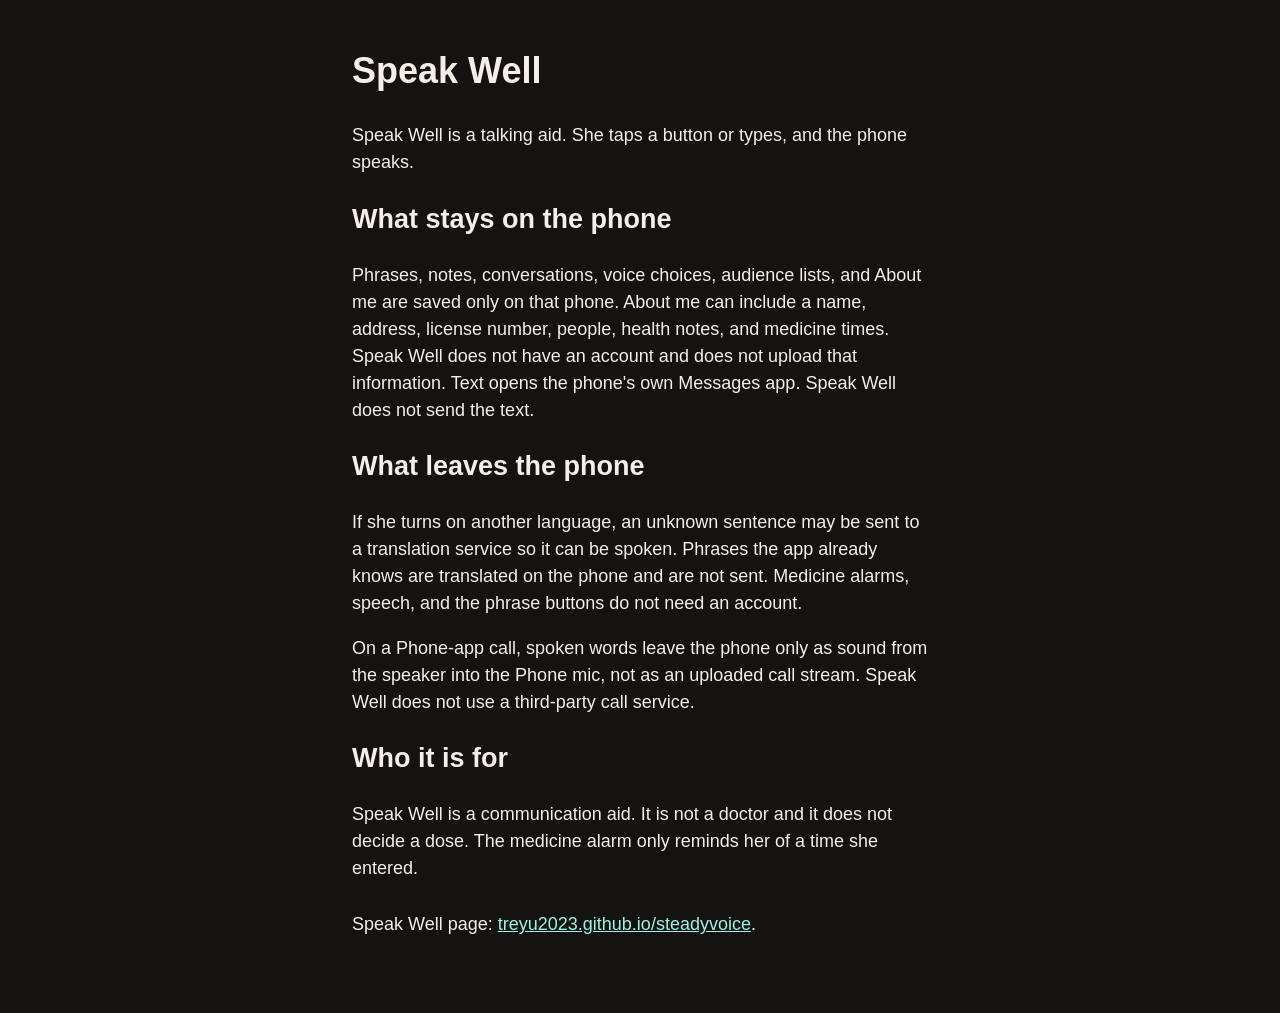
<file: privacy.html>
<!DOCTYPE html>
<html lang="en">
<head>
<meta charset="utf-8">
<meta name="viewport" content="width=device-width, initial-scale=1, viewport-fit=cover">
<title>Speak Well privacy</title>
<style>
  body { margin: 0 auto; max-width: 36rem; padding: max(1.25rem, env(safe-area-inset-top)) max(1rem, env(safe-area-inset-right)) max(1.5rem, env(safe-area-inset-bottom)) max(1rem, env(safe-area-inset-left)); font-family: "Segoe UI", Helvetica, sans-serif; font-size: 1.125rem; line-height: 1.5; background: #141311; color: #f4efe8; overflow-wrap: break-word; }
  a { color: #9cf3e4; display: inline-block; min-height: 48px; padding: .7rem 0; touch-action: manipulation; }
</style>
</head>
<body>
<h1>Speak Well</h1>
<p>Speak Well is a talking aid. She taps a button or types, and the phone speaks.</p>
<h2>What stays on the phone</h2>
<p>Phrases, notes, conversations, voice choices, audience lists, and About me are saved only on that phone. About me can include a name, address, license number, people, health notes, and medicine times. Speak Well does not have an account and does not upload that information. Text opens the phone's own Messages app. Speak Well does not send the text.</p>
<h2>What leaves the phone</h2>
<p>If she turns on another language, an unknown sentence may be sent to a translation service so it can be spoken. Phrases the app already knows are translated on the phone and are not sent. Medicine alarms, speech, and the phrase buttons do not need an account.</p>
<p>On a Phone-app call, spoken words leave the phone only as sound from the speaker into the Phone mic, not as an uploaded call stream. Speak Well does not use a third-party call service.</p>
<h2>Who it is for</h2>
<p>Speak Well is a communication aid. It is not a doctor and it does not decide a dose. The medicine alarm only reminds her of a time she entered.</p>
<p>Speak Well page: <a href="https://treyu2023.github.io/steadyvoice/">treyu2023.github.io/steadyvoice</a>.</p>
</body>
</html>
</file>
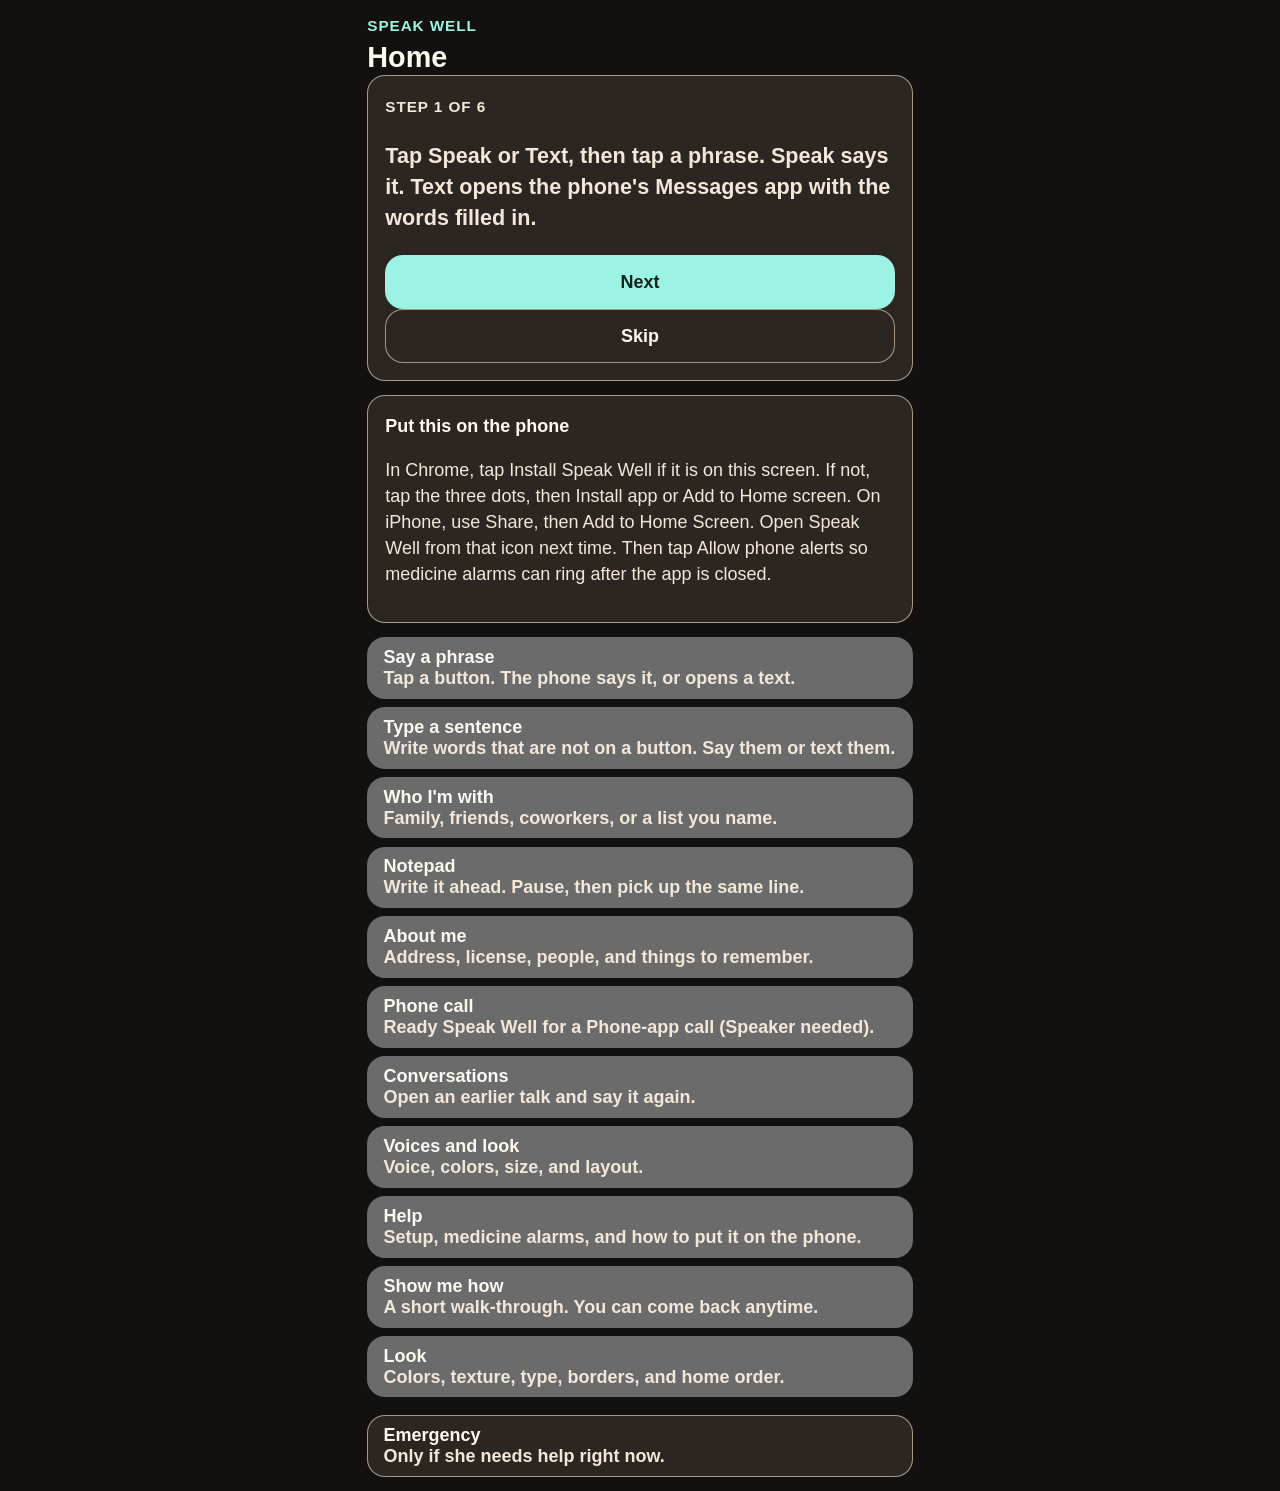
<file: SpeakWell.html>
<!DOCTYPE html>
<html lang="en">
<head>
<meta charset="utf-8">
<meta http-equiv="refresh" content="0; url=./">
<title>Speak Well</title>
<script>location.replace(location.protocol === "file:" ? "./index.html" : "./");</script>
</head>
<body>
<p>Speak Well has moved. <a href="./">Open Speak Well</a>.</p>
</body>
</html>
</file>
